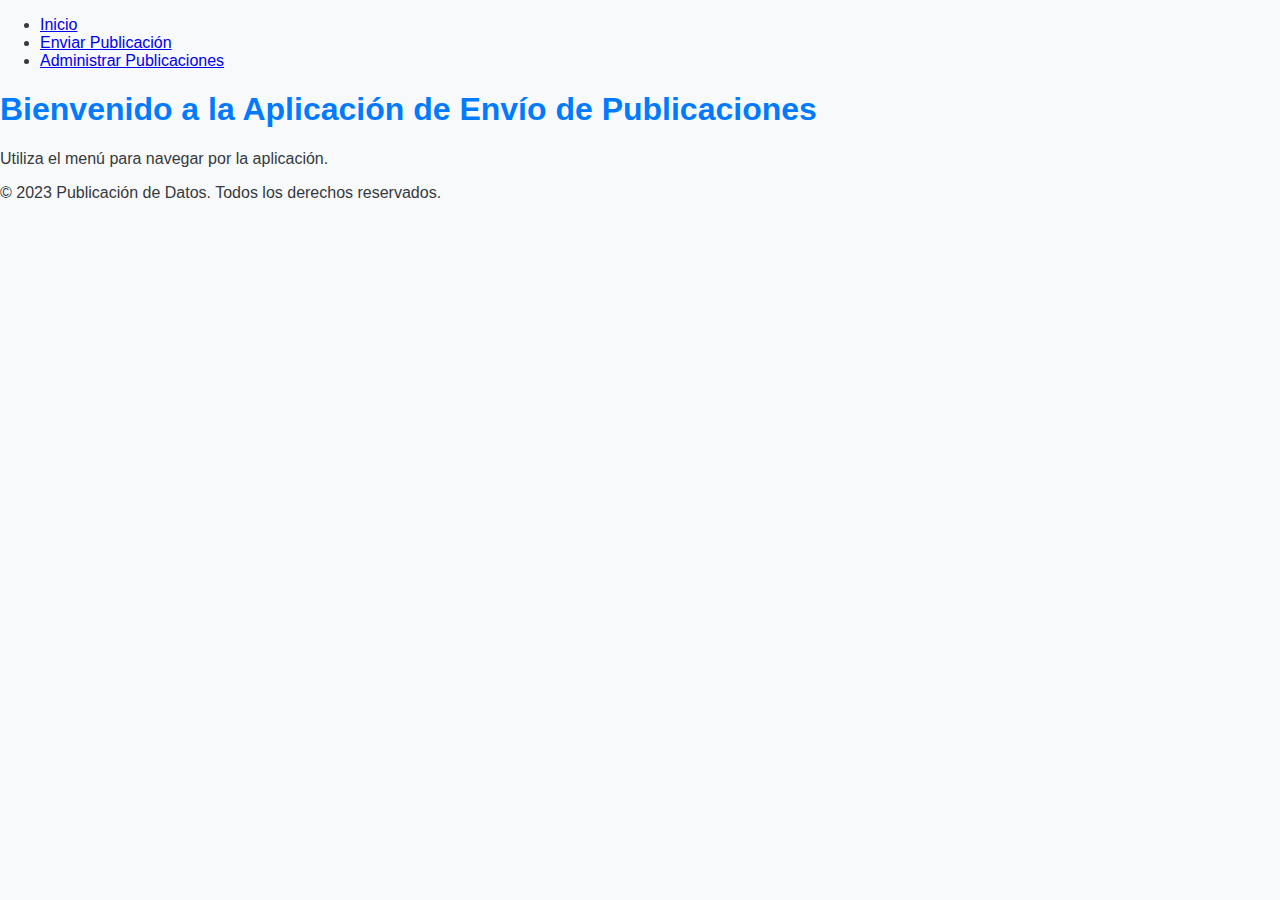
<file: publication-submission-app/src/index.html>
<!DOCTYPE html>
<html lang="es">
<head>
    <meta charset="UTF-8">
    <meta name="viewport" content="width=device-width, initial-scale=1.0">
    <title>Publicación de Datos</title>
    <link rel="stylesheet" href="css/styles.css">
    <script src="js/form-handler.js" defer></script>
    <script src="js/storage.js" defer></script>
    <script src="js/pdf-handler.js" defer></script>
    <script src="js/admin.js" defer></script>
</head>
<body>
    <header>
        <nav>
            <ul>
                <li><a href="index.html">Inicio</a></li>
                <li><a href="form.html">Enviar Publicación</a></li>
                <li><a href="admin.html">Administrar Publicaciones</a></li>
            </ul>
        </nav>
    </header>
    <main>
        <h1>Bienvenido a la Aplicación de Envío de Publicaciones</h1>
        <p>Utiliza el menú para navegar por la aplicación.</p>
    </main>
    <footer>
        <p>&copy; 2023 Publicación de Datos. Todos los derechos reservados.</p>
    </footer>
</body>
</html>
</file>
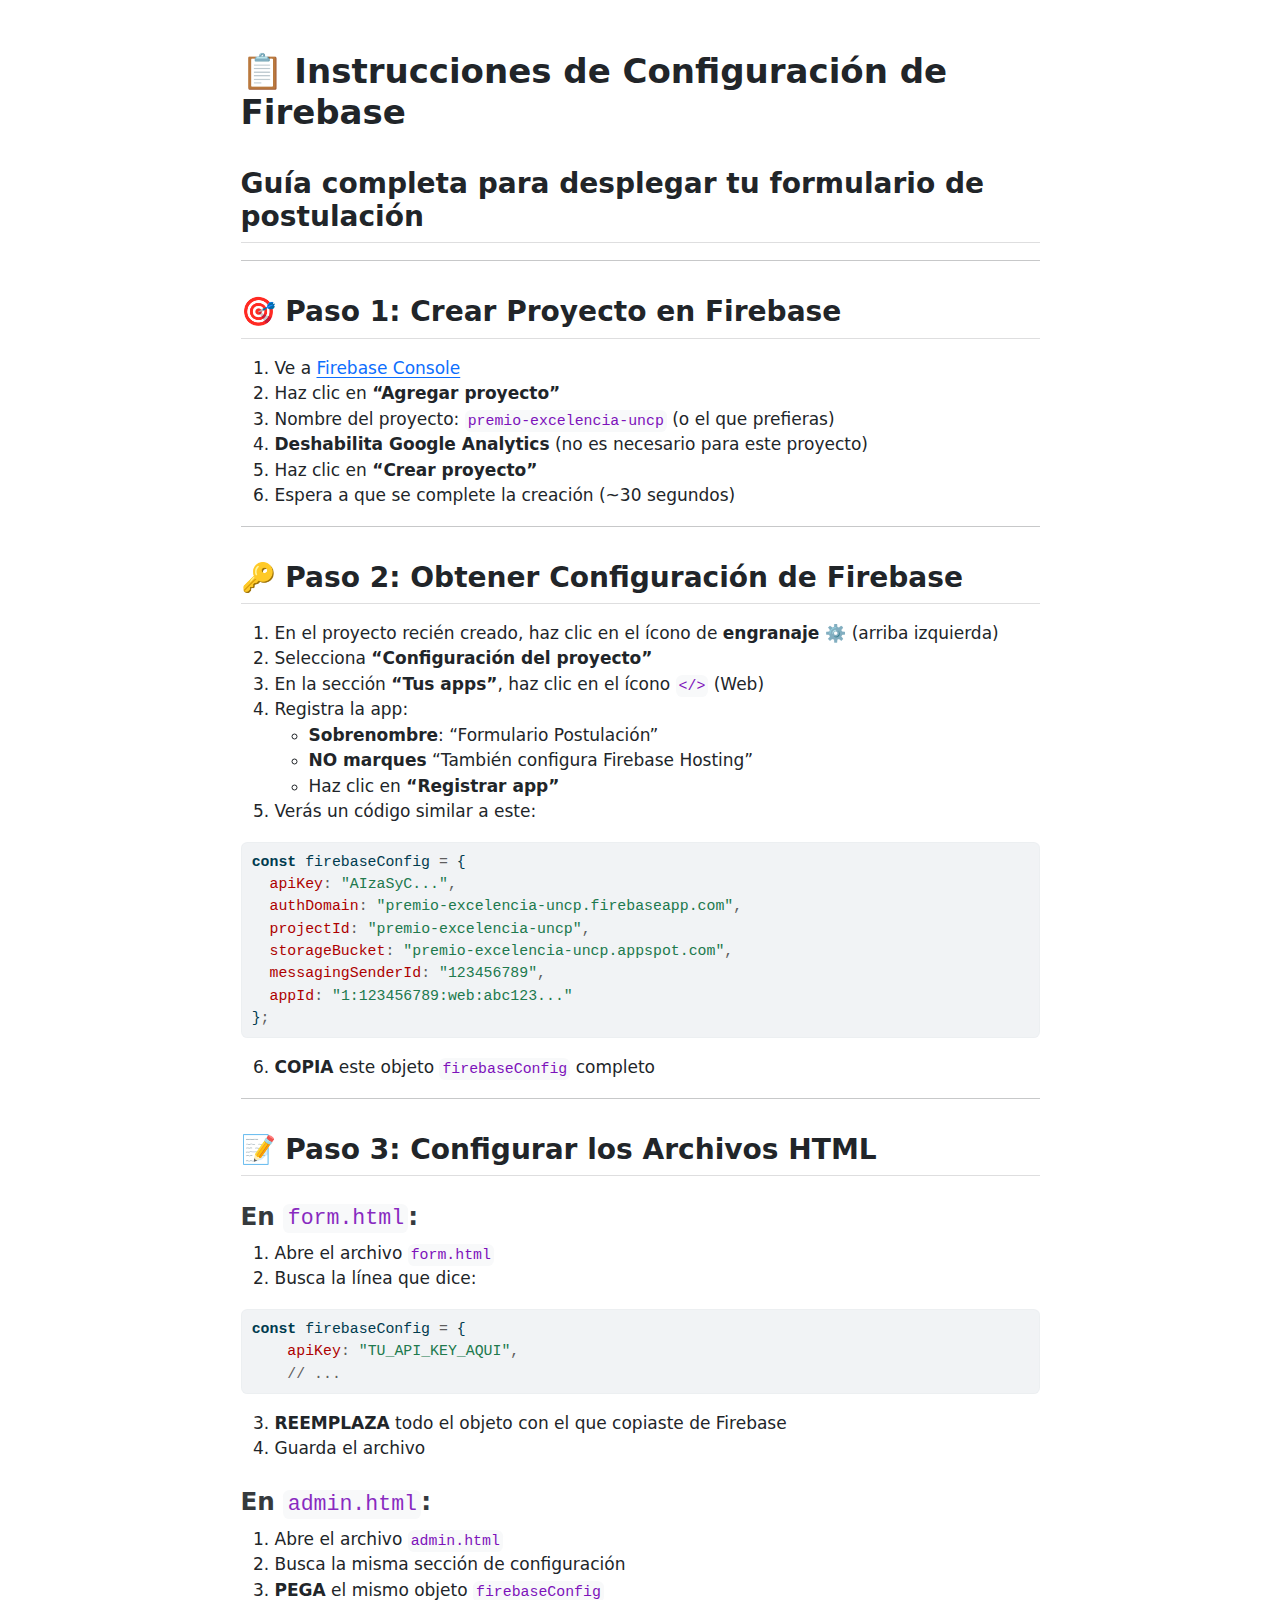
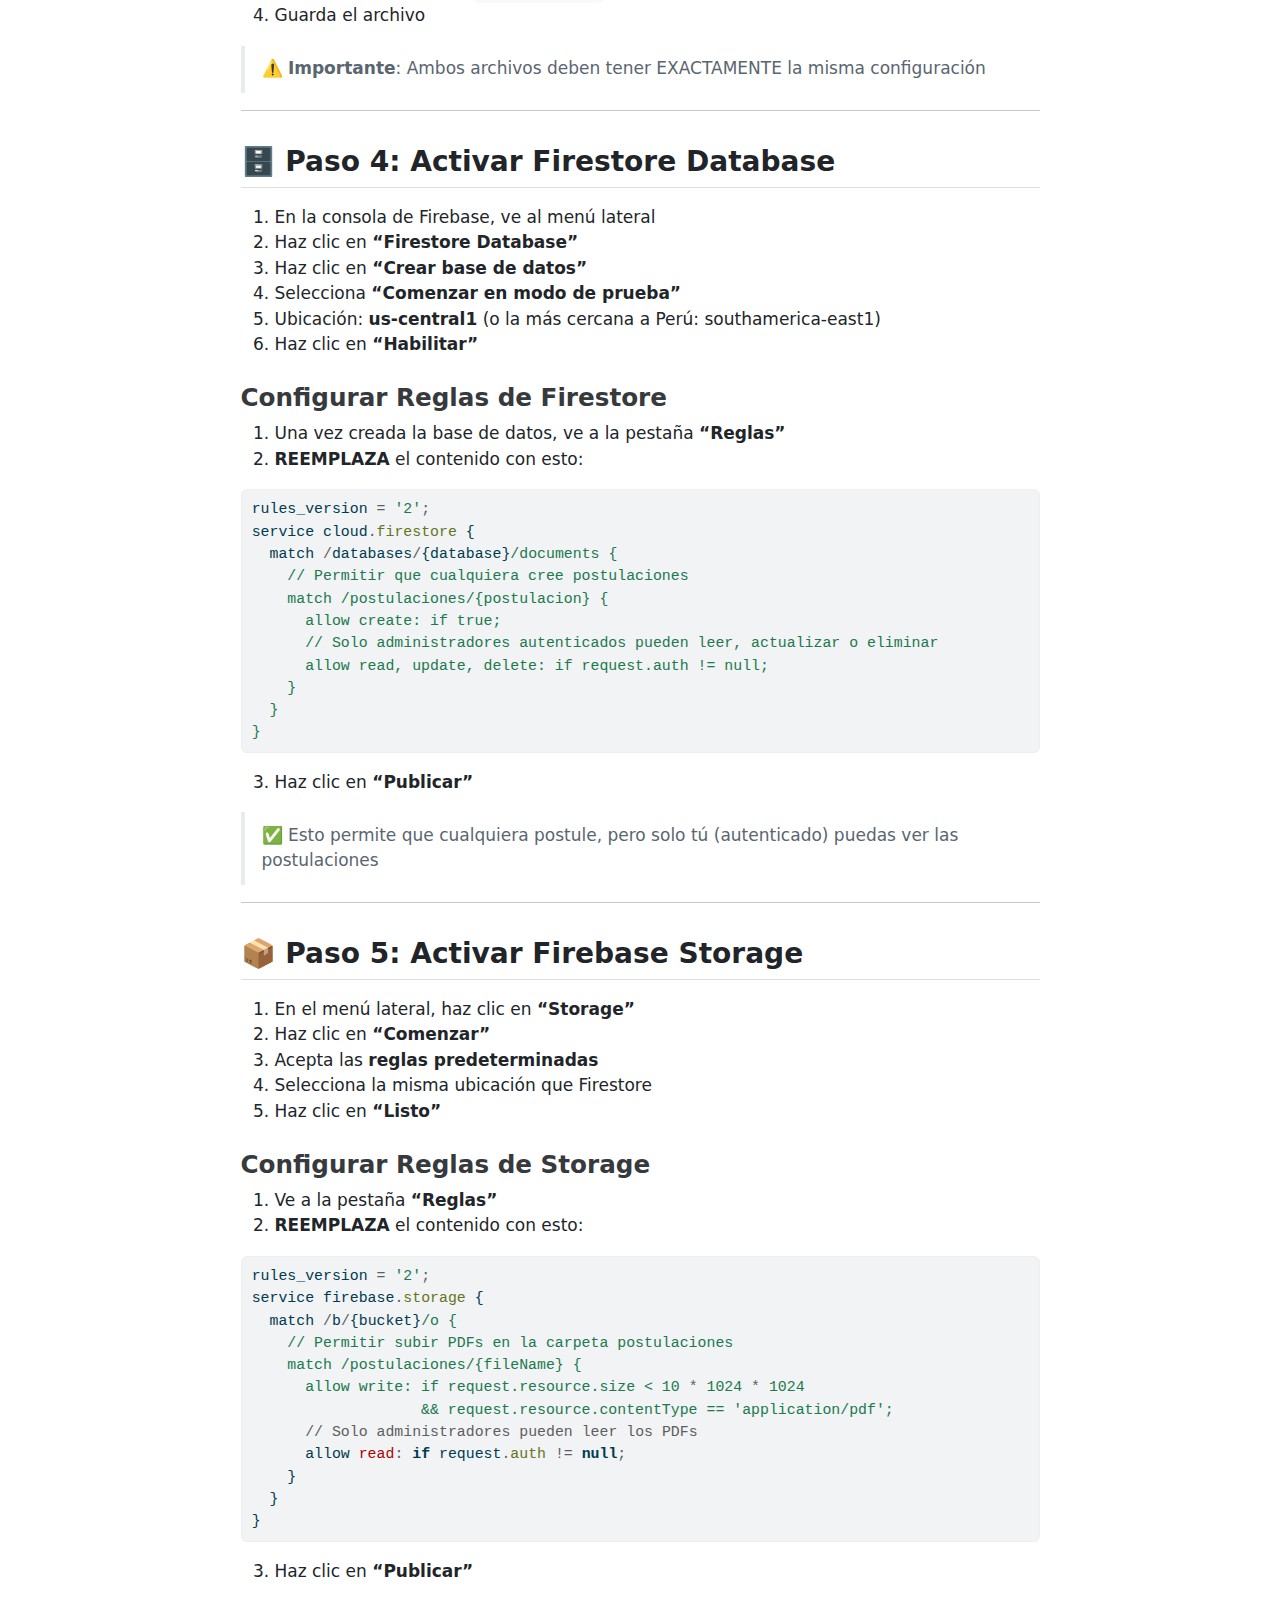
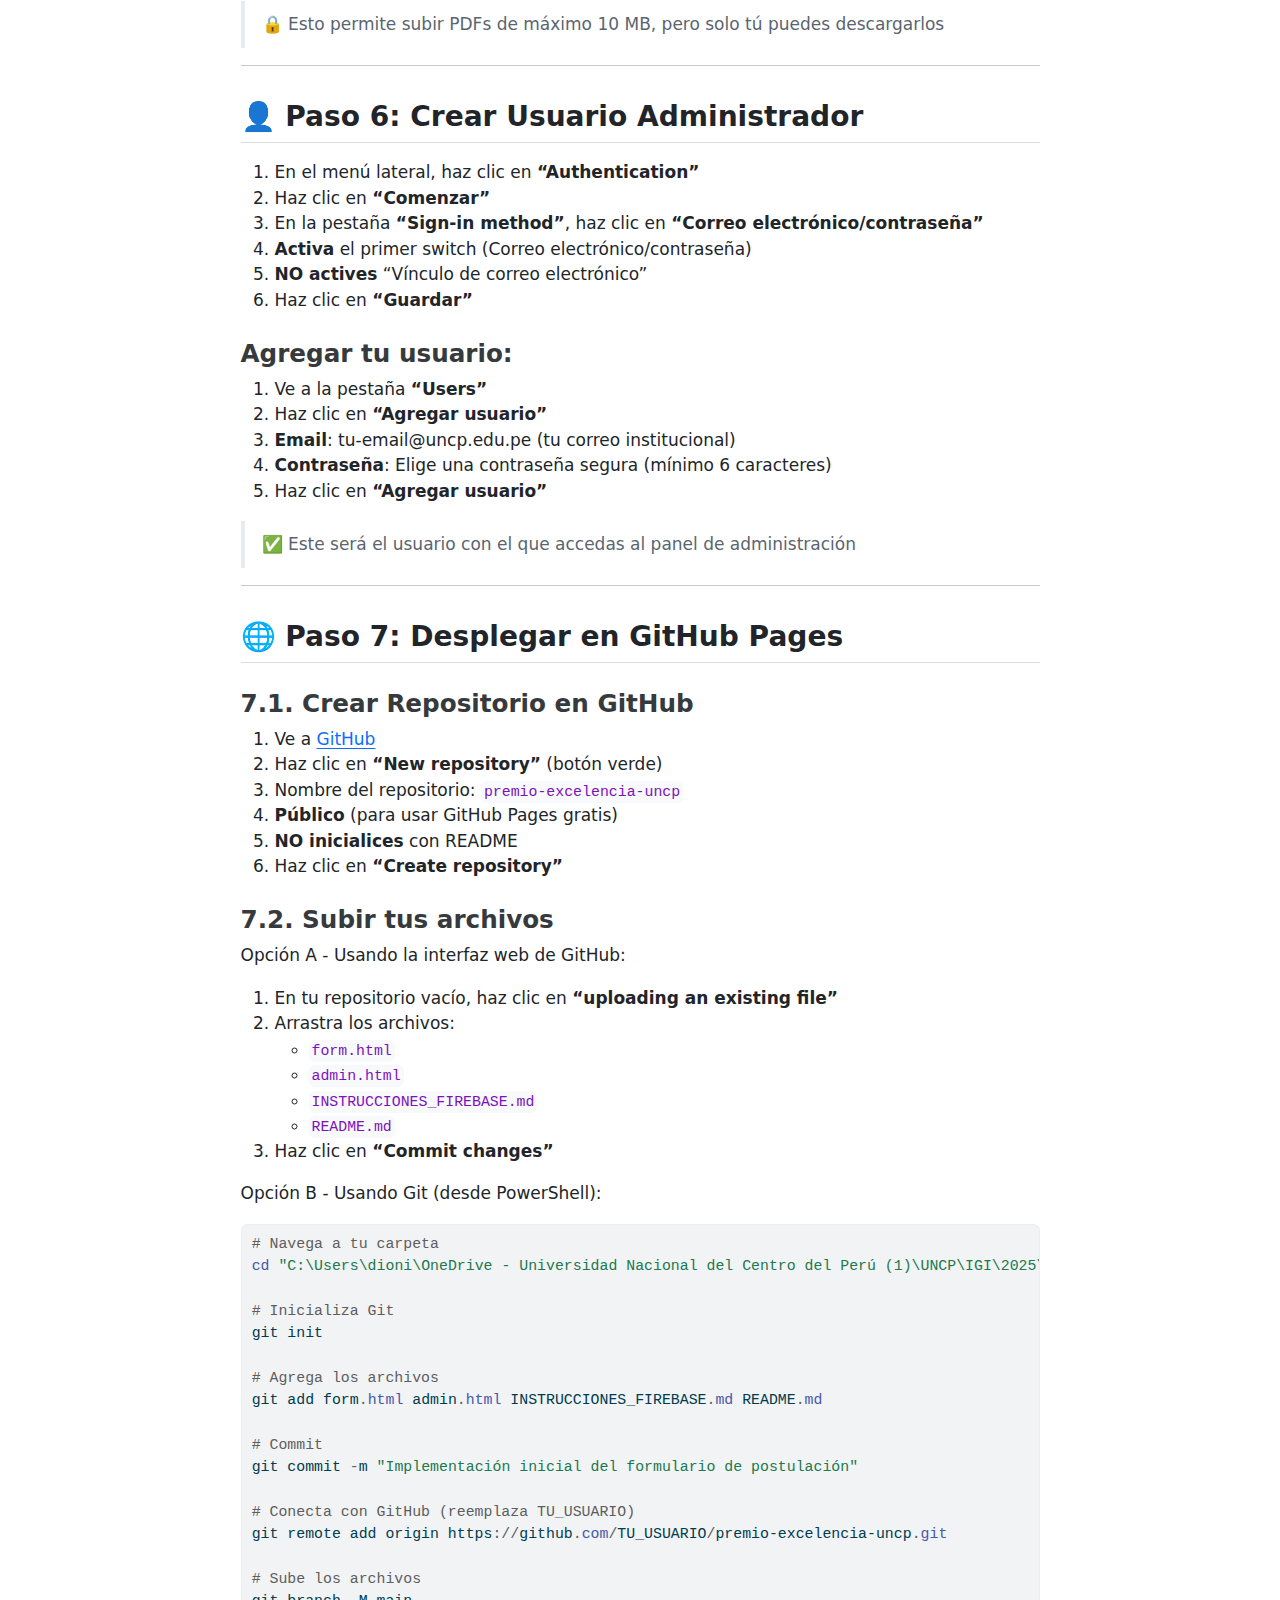
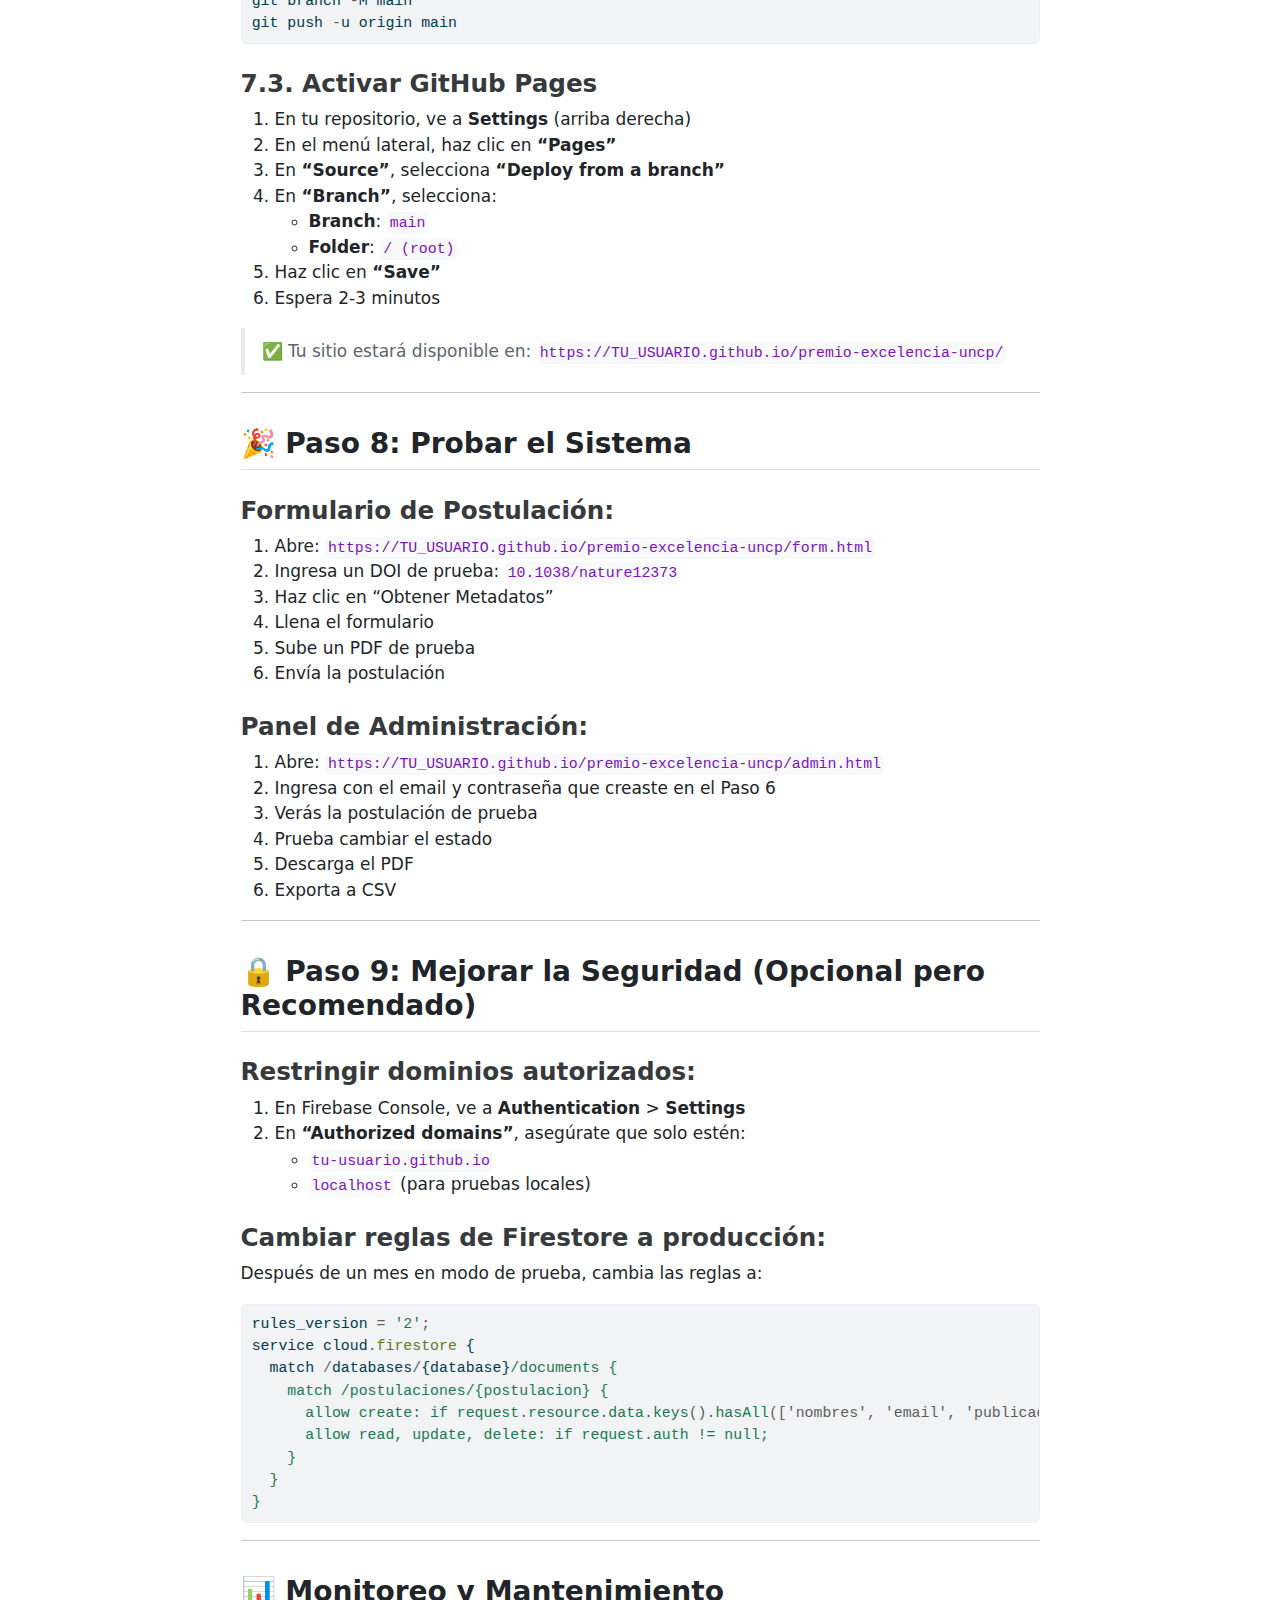
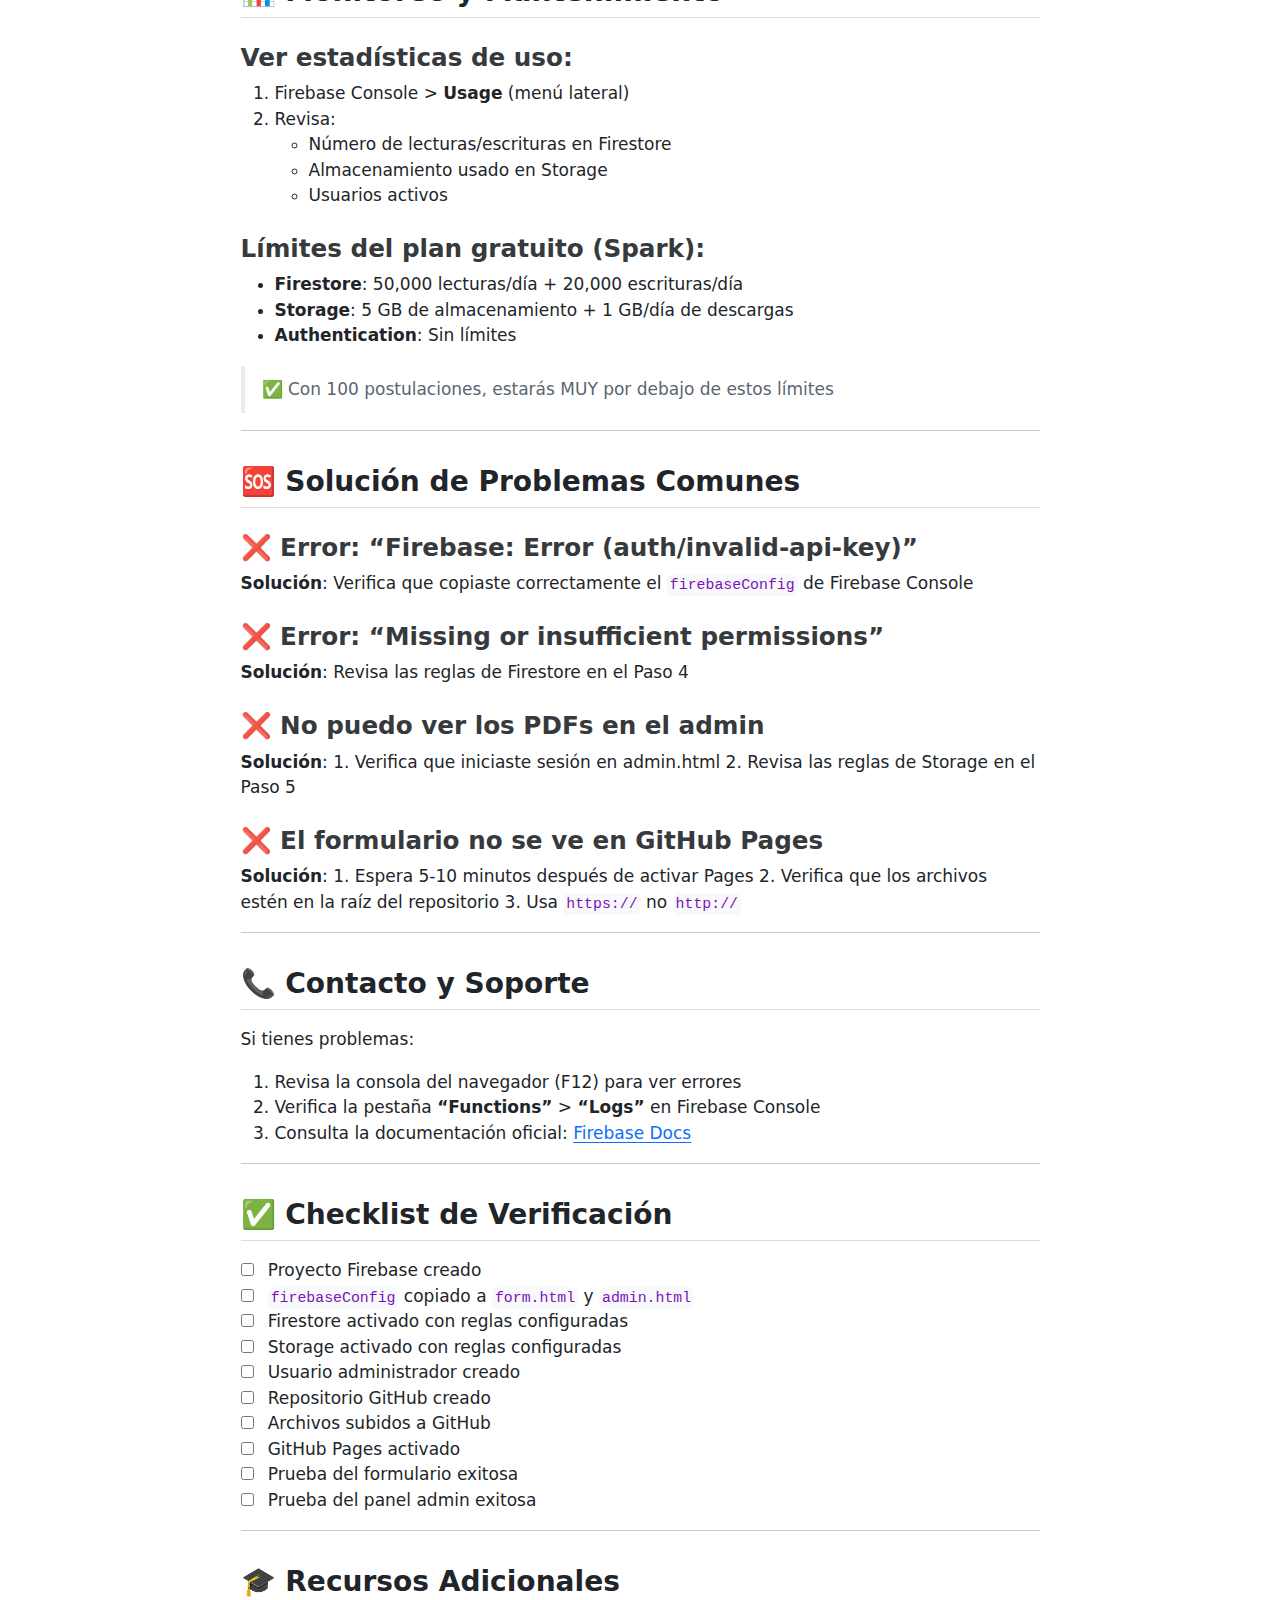
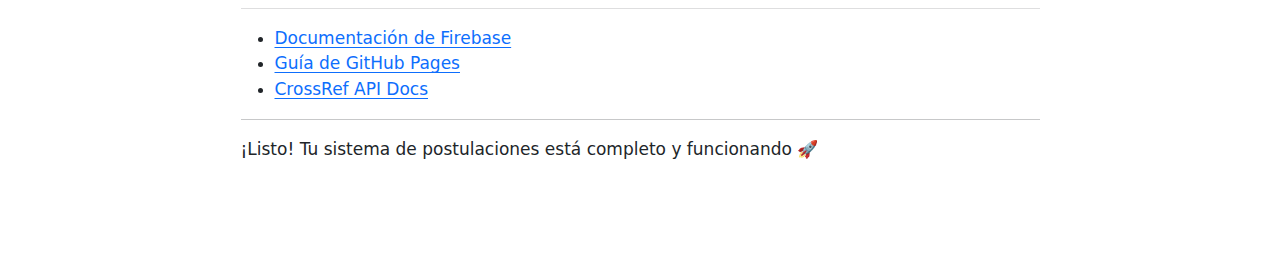
<file: INSTRUCCIONES_FIREBASE.html>
<!DOCTYPE html>
<html xmlns="http://www.w3.org/1999/xhtml" lang="en" xml:lang="en"><head>

<meta charset="utf-8">
<meta name="generator" content="quarto-1.7.32">

<meta name="viewport" content="width=device-width, initial-scale=1.0, user-scalable=yes">


<title>instrucciones_firebase</title>
<style>
code{white-space: pre-wrap;}
span.smallcaps{font-variant: small-caps;}
div.columns{display: flex; gap: min(4vw, 1.5em);}
div.column{flex: auto; overflow-x: auto;}
div.hanging-indent{margin-left: 1.5em; text-indent: -1.5em;}
ul.task-list{list-style: none;}
ul.task-list li input[type="checkbox"] {
  width: 0.8em;
  margin: 0 0.8em 0.2em -1em; /* quarto-specific, see https://github.com/quarto-dev/quarto-cli/issues/4556 */ 
  vertical-align: middle;
}
/* CSS for syntax highlighting */
html { -webkit-text-size-adjust: 100%; }
pre > code.sourceCode { white-space: pre; position: relative; }
pre > code.sourceCode > span { display: inline-block; line-height: 1.25; }
pre > code.sourceCode > span:empty { height: 1.2em; }
.sourceCode { overflow: visible; }
code.sourceCode > span { color: inherit; text-decoration: inherit; }
div.sourceCode { margin: 1em 0; }
pre.sourceCode { margin: 0; }
@media screen {
div.sourceCode { overflow: auto; }
}
@media print {
pre > code.sourceCode { white-space: pre-wrap; }
pre > code.sourceCode > span { text-indent: -5em; padding-left: 5em; }
}
pre.numberSource code
  { counter-reset: source-line 0; }
pre.numberSource code > span
  { position: relative; left: -4em; counter-increment: source-line; }
pre.numberSource code > span > a:first-child::before
  { content: counter(source-line);
    position: relative; left: -1em; text-align: right; vertical-align: baseline;
    border: none; display: inline-block;
    -webkit-touch-callout: none; -webkit-user-select: none;
    -khtml-user-select: none; -moz-user-select: none;
    -ms-user-select: none; user-select: none;
    padding: 0 4px; width: 4em;
  }
pre.numberSource { margin-left: 3em;  padding-left: 4px; }
div.sourceCode
  {   }
@media screen {
pre > code.sourceCode > span > a:first-child::before { text-decoration: underline; }
}
</style>


<script src="INSTRUCCIONES_FIREBASE_files/libs/clipboard/clipboard.min.js"></script>
<script src="INSTRUCCIONES_FIREBASE_files/libs/quarto-html/quarto.js" type="module"></script>
<script src="INSTRUCCIONES_FIREBASE_files/libs/quarto-html/tabsets/tabsets.js" type="module"></script>
<script src="INSTRUCCIONES_FIREBASE_files/libs/quarto-html/popper.min.js"></script>
<script src="INSTRUCCIONES_FIREBASE_files/libs/quarto-html/tippy.umd.min.js"></script>
<script src="INSTRUCCIONES_FIREBASE_files/libs/quarto-html/anchor.min.js"></script>
<link href="INSTRUCCIONES_FIREBASE_files/libs/quarto-html/tippy.css" rel="stylesheet">
<link href="INSTRUCCIONES_FIREBASE_files/libs/quarto-html/quarto-syntax-highlighting-37eea08aefeeee20ff55810ff984fec1.css" rel="stylesheet" id="quarto-text-highlighting-styles">
<script src="INSTRUCCIONES_FIREBASE_files/libs/bootstrap/bootstrap.min.js"></script>
<link href="INSTRUCCIONES_FIREBASE_files/libs/bootstrap/bootstrap-icons.css" rel="stylesheet">
<link href="INSTRUCCIONES_FIREBASE_files/libs/bootstrap/bootstrap-bb462d781dde1847d9e3ccf7736099dd.min.css" rel="stylesheet" append-hash="true" id="quarto-bootstrap" data-mode="light">


</head>

<body class="fullcontent quarto-light">

<div id="quarto-content" class="page-columns page-rows-contents page-layout-article">

<main class="content" id="quarto-document-content">




<section id="instrucciones-de-configuración-de-firebase" class="level1">
<h1>📋 Instrucciones de Configuración de Firebase</h1>
<section id="guía-completa-para-desplegar-tu-formulario-de-postulación" class="level2">
<h2 class="anchored" data-anchor-id="guía-completa-para-desplegar-tu-formulario-de-postulación">Guía completa para desplegar tu formulario de postulación</h2>
<hr>
</section>
<section id="paso-1-crear-proyecto-en-firebase" class="level2">
<h2 class="anchored" data-anchor-id="paso-1-crear-proyecto-en-firebase">🎯 Paso 1: Crear Proyecto en Firebase</h2>
<ol type="1">
<li>Ve a <a href="https://console.firebase.google.com/">Firebase Console</a></li>
<li>Haz clic en <strong>“Agregar proyecto”</strong></li>
<li>Nombre del proyecto: <code>premio-excelencia-uncp</code> (o el que prefieras)</li>
<li><strong>Deshabilita Google Analytics</strong> (no es necesario para este proyecto)</li>
<li>Haz clic en <strong>“Crear proyecto”</strong></li>
<li>Espera a que se complete la creación (~30 segundos)</li>
</ol>
<hr>
</section>
<section id="paso-2-obtener-configuración-de-firebase" class="level2">
<h2 class="anchored" data-anchor-id="paso-2-obtener-configuración-de-firebase">🔑 Paso 2: Obtener Configuración de Firebase</h2>
<ol type="1">
<li>En el proyecto recién creado, haz clic en el ícono de <strong>engranaje ⚙️</strong> (arriba izquierda)</li>
<li>Selecciona <strong>“Configuración del proyecto”</strong></li>
<li>En la sección <strong>“Tus apps”</strong>, haz clic en el ícono <strong><code>&lt;/&gt;</code></strong> (Web)</li>
<li>Registra la app:
<ul>
<li><strong>Sobrenombre</strong>: “Formulario Postulación”</li>
<li><strong>NO marques</strong> “También configura Firebase Hosting”</li>
<li>Haz clic en <strong>“Registrar app”</strong></li>
</ul></li>
<li>Verás un código similar a este:</li>
</ol>
<div class="sourceCode" id="cb1"><pre class="sourceCode javascript code-with-copy"><code class="sourceCode javascript"><span id="cb1-1"><a href="#cb1-1" aria-hidden="true" tabindex="-1"></a><span class="kw">const</span> firebaseConfig <span class="op">=</span> {</span>
<span id="cb1-2"><a href="#cb1-2" aria-hidden="true" tabindex="-1"></a>  <span class="dt">apiKey</span><span class="op">:</span> <span class="st">"AIzaSyC..."</span><span class="op">,</span></span>
<span id="cb1-3"><a href="#cb1-3" aria-hidden="true" tabindex="-1"></a>  <span class="dt">authDomain</span><span class="op">:</span> <span class="st">"premio-excelencia-uncp.firebaseapp.com"</span><span class="op">,</span></span>
<span id="cb1-4"><a href="#cb1-4" aria-hidden="true" tabindex="-1"></a>  <span class="dt">projectId</span><span class="op">:</span> <span class="st">"premio-excelencia-uncp"</span><span class="op">,</span></span>
<span id="cb1-5"><a href="#cb1-5" aria-hidden="true" tabindex="-1"></a>  <span class="dt">storageBucket</span><span class="op">:</span> <span class="st">"premio-excelencia-uncp.appspot.com"</span><span class="op">,</span></span>
<span id="cb1-6"><a href="#cb1-6" aria-hidden="true" tabindex="-1"></a>  <span class="dt">messagingSenderId</span><span class="op">:</span> <span class="st">"123456789"</span><span class="op">,</span></span>
<span id="cb1-7"><a href="#cb1-7" aria-hidden="true" tabindex="-1"></a>  <span class="dt">appId</span><span class="op">:</span> <span class="st">"1:123456789:web:abc123..."</span></span>
<span id="cb1-8"><a href="#cb1-8" aria-hidden="true" tabindex="-1"></a>}<span class="op">;</span></span></code><button title="Copy to Clipboard" class="code-copy-button"><i class="bi"></i></button></pre></div>
<ol start="6" type="1">
<li><strong>COPIA</strong> este objeto <code>firebaseConfig</code> completo</li>
</ol>
<hr>
</section>
<section id="paso-3-configurar-los-archivos-html" class="level2">
<h2 class="anchored" data-anchor-id="paso-3-configurar-los-archivos-html">📝 Paso 3: Configurar los Archivos HTML</h2>
<section id="en-form.html" class="level3">
<h3 class="anchored" data-anchor-id="en-form.html">En <code>form.html</code>:</h3>
<ol type="1">
<li>Abre el archivo <code>form.html</code></li>
<li>Busca la línea que dice:</li>
</ol>
<div class="sourceCode" id="cb2"><pre class="sourceCode javascript code-with-copy"><code class="sourceCode javascript"><span id="cb2-1"><a href="#cb2-1" aria-hidden="true" tabindex="-1"></a><span class="kw">const</span> firebaseConfig <span class="op">=</span> {</span>
<span id="cb2-2"><a href="#cb2-2" aria-hidden="true" tabindex="-1"></a>    <span class="dt">apiKey</span><span class="op">:</span> <span class="st">"TU_API_KEY_AQUI"</span><span class="op">,</span></span>
<span id="cb2-3"><a href="#cb2-3" aria-hidden="true" tabindex="-1"></a>    <span class="co">// ...</span></span></code><button title="Copy to Clipboard" class="code-copy-button"><i class="bi"></i></button></pre></div>
<ol start="3" type="1">
<li><strong>REEMPLAZA</strong> todo el objeto con el que copiaste de Firebase</li>
<li>Guarda el archivo</li>
</ol>
</section>
<section id="en-admin.html" class="level3">
<h3 class="anchored" data-anchor-id="en-admin.html">En <code>admin.html</code>:</h3>
<ol type="1">
<li>Abre el archivo <code>admin.html</code></li>
<li>Busca la misma sección de configuración</li>
<li><strong>PEGA</strong> el mismo objeto <code>firebaseConfig</code></li>
<li>Guarda el archivo</li>
</ol>
<blockquote class="blockquote">
<p>⚠️ <strong>Importante</strong>: Ambos archivos deben tener EXACTAMENTE la misma configuración</p>
</blockquote>
<hr>
</section>
</section>
<section id="paso-4-activar-firestore-database" class="level2">
<h2 class="anchored" data-anchor-id="paso-4-activar-firestore-database">🗄️ Paso 4: Activar Firestore Database</h2>
<ol type="1">
<li>En la consola de Firebase, ve al menú lateral</li>
<li>Haz clic en <strong>“Firestore Database”</strong></li>
<li>Haz clic en <strong>“Crear base de datos”</strong></li>
<li>Selecciona <strong>“Comenzar en modo de prueba”</strong></li>
<li>Ubicación: <strong>us-central1</strong> (o la más cercana a Perú: southamerica-east1)</li>
<li>Haz clic en <strong>“Habilitar”</strong></li>
</ol>
<section id="configurar-reglas-de-firestore" class="level3">
<h3 class="anchored" data-anchor-id="configurar-reglas-de-firestore">Configurar Reglas de Firestore</h3>
<ol type="1">
<li>Una vez creada la base de datos, ve a la pestaña <strong>“Reglas”</strong></li>
<li><strong>REEMPLAZA</strong> el contenido con esto:</li>
</ol>
<div class="sourceCode" id="cb3"><pre class="sourceCode javascript code-with-copy"><code class="sourceCode javascript"><span id="cb3-1"><a href="#cb3-1" aria-hidden="true" tabindex="-1"></a>rules_version <span class="op">=</span> <span class="st">'2'</span><span class="op">;</span></span>
<span id="cb3-2"><a href="#cb3-2" aria-hidden="true" tabindex="-1"></a>service cloud<span class="op">.</span><span class="at">firestore</span> {</span>
<span id="cb3-3"><a href="#cb3-3" aria-hidden="true" tabindex="-1"></a>  match <span class="op">/</span>databases<span class="op">/</span>{database}<span class="ss">/documents {</span></span>
<span id="cb3-4"><a href="#cb3-4" aria-hidden="true" tabindex="-1"></a><span class="ss">    // Permitir que cualquiera cree postulaciones</span></span>
<span id="cb3-5"><a href="#cb3-5" aria-hidden="true" tabindex="-1"></a><span class="ss">    match /postulaciones/{postulacion} {</span></span>
<span id="cb3-6"><a href="#cb3-6" aria-hidden="true" tabindex="-1"></a><span class="ss">      allow create: if true;</span></span>
<span id="cb3-7"><a href="#cb3-7" aria-hidden="true" tabindex="-1"></a><span class="ss">      // Solo administradores autenticados pueden leer, actualizar o eliminar</span></span>
<span id="cb3-8"><a href="#cb3-8" aria-hidden="true" tabindex="-1"></a><span class="ss">      allow read, update, delete: if request.auth != null;</span></span>
<span id="cb3-9"><a href="#cb3-9" aria-hidden="true" tabindex="-1"></a><span class="ss">    }</span></span>
<span id="cb3-10"><a href="#cb3-10" aria-hidden="true" tabindex="-1"></a><span class="ss">  }</span></span>
<span id="cb3-11"><a href="#cb3-11" aria-hidden="true" tabindex="-1"></a><span class="ss">}</span></span></code><button title="Copy to Clipboard" class="code-copy-button"><i class="bi"></i></button></pre></div>
<ol start="3" type="1">
<li>Haz clic en <strong>“Publicar”</strong></li>
</ol>
<blockquote class="blockquote">
<p>✅ Esto permite que cualquiera postule, pero solo tú (autenticado) puedas ver las postulaciones</p>
</blockquote>
<hr>
</section>
</section>
<section id="paso-5-activar-firebase-storage" class="level2">
<h2 class="anchored" data-anchor-id="paso-5-activar-firebase-storage">📦 Paso 5: Activar Firebase Storage</h2>
<ol type="1">
<li>En el menú lateral, haz clic en <strong>“Storage”</strong></li>
<li>Haz clic en <strong>“Comenzar”</strong></li>
<li>Acepta las <strong>reglas predeterminadas</strong></li>
<li>Selecciona la misma ubicación que Firestore</li>
<li>Haz clic en <strong>“Listo”</strong></li>
</ol>
<section id="configurar-reglas-de-storage" class="level3">
<h3 class="anchored" data-anchor-id="configurar-reglas-de-storage">Configurar Reglas de Storage</h3>
<ol type="1">
<li>Ve a la pestaña <strong>“Reglas”</strong></li>
<li><strong>REEMPLAZA</strong> el contenido con esto:</li>
</ol>
<div class="sourceCode" id="cb4"><pre class="sourceCode javascript code-with-copy"><code class="sourceCode javascript"><span id="cb4-1"><a href="#cb4-1" aria-hidden="true" tabindex="-1"></a>rules_version <span class="op">=</span> <span class="st">'2'</span><span class="op">;</span></span>
<span id="cb4-2"><a href="#cb4-2" aria-hidden="true" tabindex="-1"></a>service firebase<span class="op">.</span><span class="at">storage</span> {</span>
<span id="cb4-3"><a href="#cb4-3" aria-hidden="true" tabindex="-1"></a>  match <span class="op">/</span>b<span class="op">/</span>{bucket}<span class="ss">/o {</span></span>
<span id="cb4-4"><a href="#cb4-4" aria-hidden="true" tabindex="-1"></a><span class="ss">    // Permitir subir PDFs en la carpeta postulaciones</span></span>
<span id="cb4-5"><a href="#cb4-5" aria-hidden="true" tabindex="-1"></a><span class="ss">    match /postulaciones/{fileName} {</span></span>
<span id="cb4-6"><a href="#cb4-6" aria-hidden="true" tabindex="-1"></a><span class="ss">      allow write: if request.resource.size &lt; 10 </span><span class="sc">*</span><span class="ss"> 1024 </span><span class="sc">*</span><span class="ss"> 1024 </span></span>
<span id="cb4-7"><a href="#cb4-7" aria-hidden="true" tabindex="-1"></a><span class="ss">                   &amp;&amp; request.resource.contentType == 'application/pdf</span><span class="st">';</span></span>
<span id="cb4-8"><a href="#cb4-8" aria-hidden="true" tabindex="-1"></a>      <span class="co">// Solo administradores pueden leer los PDFs</span></span>
<span id="cb4-9"><a href="#cb4-9" aria-hidden="true" tabindex="-1"></a>      allow <span class="dt">read</span><span class="op">:</span> <span class="cf">if</span> request<span class="op">.</span><span class="at">auth</span> <span class="op">!=</span> <span class="kw">null</span><span class="op">;</span></span>
<span id="cb4-10"><a href="#cb4-10" aria-hidden="true" tabindex="-1"></a>    }</span>
<span id="cb4-11"><a href="#cb4-11" aria-hidden="true" tabindex="-1"></a>  }</span>
<span id="cb4-12"><a href="#cb4-12" aria-hidden="true" tabindex="-1"></a>}</span></code><button title="Copy to Clipboard" class="code-copy-button"><i class="bi"></i></button></pre></div>
<ol start="3" type="1">
<li>Haz clic en <strong>“Publicar”</strong></li>
</ol>
<blockquote class="blockquote">
<p>🔒 Esto permite subir PDFs de máximo 10 MB, pero solo tú puedes descargarlos</p>
</blockquote>
<hr>
</section>
</section>
<section id="paso-6-crear-usuario-administrador" class="level2">
<h2 class="anchored" data-anchor-id="paso-6-crear-usuario-administrador">👤 Paso 6: Crear Usuario Administrador</h2>
<ol type="1">
<li>En el menú lateral, haz clic en <strong>“Authentication”</strong></li>
<li>Haz clic en <strong>“Comenzar”</strong></li>
<li>En la pestaña <strong>“Sign-in method”</strong>, haz clic en <strong>“Correo electrónico/contraseña”</strong></li>
<li><strong>Activa</strong> el primer switch (Correo electrónico/contraseña)</li>
<li><strong>NO actives</strong> “Vínculo de correo electrónico”</li>
<li>Haz clic en <strong>“Guardar”</strong></li>
</ol>
<section id="agregar-tu-usuario" class="level3">
<h3 class="anchored" data-anchor-id="agregar-tu-usuario">Agregar tu usuario:</h3>
<ol type="1">
<li>Ve a la pestaña <strong>“Users”</strong></li>
<li>Haz clic en <strong>“Agregar usuario”</strong></li>
<li><strong>Email</strong>: tu-email@uncp.edu.pe (tu correo institucional)</li>
<li><strong>Contraseña</strong>: Elige una contraseña segura (mínimo 6 caracteres)</li>
<li>Haz clic en <strong>“Agregar usuario”</strong></li>
</ol>
<blockquote class="blockquote">
<p>✅ Este será el usuario con el que accedas al panel de administración</p>
</blockquote>
<hr>
</section>
</section>
<section id="paso-7-desplegar-en-github-pages" class="level2">
<h2 class="anchored" data-anchor-id="paso-7-desplegar-en-github-pages">🌐 Paso 7: Desplegar en GitHub Pages</h2>
<section id="crear-repositorio-en-github" class="level3">
<h3 class="anchored" data-anchor-id="crear-repositorio-en-github">7.1. Crear Repositorio en GitHub</h3>
<ol type="1">
<li>Ve a <a href="https://github.com/">GitHub</a></li>
<li>Haz clic en <strong>“New repository”</strong> (botón verde)</li>
<li>Nombre del repositorio: <code>premio-excelencia-uncp</code></li>
<li><strong>Público</strong> (para usar GitHub Pages gratis)</li>
<li><strong>NO inicialices</strong> con README</li>
<li>Haz clic en <strong>“Create repository”</strong></li>
</ol>
</section>
<section id="subir-tus-archivos" class="level3">
<h3 class="anchored" data-anchor-id="subir-tus-archivos">7.2. Subir tus archivos</h3>
<p>Opción A - Usando la interfaz web de GitHub:</p>
<ol type="1">
<li>En tu repositorio vacío, haz clic en <strong>“uploading an existing file”</strong></li>
<li>Arrastra los archivos:
<ul>
<li><code>form.html</code></li>
<li><code>admin.html</code></li>
<li><code>INSTRUCCIONES_FIREBASE.md</code></li>
<li><code>README.md</code></li>
</ul></li>
<li>Haz clic en <strong>“Commit changes”</strong></li>
</ol>
<p>Opción B - Usando Git (desde PowerShell):</p>
<div class="sourceCode" id="cb5"><pre class="sourceCode powershell code-with-copy"><code class="sourceCode powershell"><span id="cb5-1"><a href="#cb5-1" aria-hidden="true" tabindex="-1"></a><span class="co"># Navega a tu carpeta</span></span>
<span id="cb5-2"><a href="#cb5-2" aria-hidden="true" tabindex="-1"></a><span class="fu">cd</span> <span class="st">"C:\Users\dioni\OneDrive - Universidad Nacional del Centro del Perú (1)\UNCP\IGI\2025\semCient2025\prmioExcelncia\forms"</span></span>
<span id="cb5-3"><a href="#cb5-3" aria-hidden="true" tabindex="-1"></a></span>
<span id="cb5-4"><a href="#cb5-4" aria-hidden="true" tabindex="-1"></a><span class="co"># Inicializa Git</span></span>
<span id="cb5-5"><a href="#cb5-5" aria-hidden="true" tabindex="-1"></a>git init</span>
<span id="cb5-6"><a href="#cb5-6" aria-hidden="true" tabindex="-1"></a></span>
<span id="cb5-7"><a href="#cb5-7" aria-hidden="true" tabindex="-1"></a><span class="co"># Agrega los archivos</span></span>
<span id="cb5-8"><a href="#cb5-8" aria-hidden="true" tabindex="-1"></a>git add form<span class="op">.</span><span class="fu">html</span> admin<span class="op">.</span><span class="fu">html</span> INSTRUCCIONES_FIREBASE<span class="op">.</span><span class="fu">md</span> README<span class="op">.</span><span class="fu">md</span></span>
<span id="cb5-9"><a href="#cb5-9" aria-hidden="true" tabindex="-1"></a></span>
<span id="cb5-10"><a href="#cb5-10" aria-hidden="true" tabindex="-1"></a><span class="co"># Commit</span></span>
<span id="cb5-11"><a href="#cb5-11" aria-hidden="true" tabindex="-1"></a>git commit <span class="op">-</span>m <span class="st">"Implementación inicial del formulario de postulación"</span></span>
<span id="cb5-12"><a href="#cb5-12" aria-hidden="true" tabindex="-1"></a></span>
<span id="cb5-13"><a href="#cb5-13" aria-hidden="true" tabindex="-1"></a><span class="co"># Conecta con GitHub (reemplaza TU_USUARIO)</span></span>
<span id="cb5-14"><a href="#cb5-14" aria-hidden="true" tabindex="-1"></a>git remote add origin https<span class="op">://</span>github<span class="op">.</span><span class="fu">com</span><span class="op">/</span>TU_USUARIO<span class="op">/</span>premio-excelencia-uncp<span class="op">.</span><span class="fu">git</span></span>
<span id="cb5-15"><a href="#cb5-15" aria-hidden="true" tabindex="-1"></a></span>
<span id="cb5-16"><a href="#cb5-16" aria-hidden="true" tabindex="-1"></a><span class="co"># Sube los archivos</span></span>
<span id="cb5-17"><a href="#cb5-17" aria-hidden="true" tabindex="-1"></a>git branch <span class="op">-</span>M main</span>
<span id="cb5-18"><a href="#cb5-18" aria-hidden="true" tabindex="-1"></a>git push <span class="op">-</span>u origin main</span></code><button title="Copy to Clipboard" class="code-copy-button"><i class="bi"></i></button></pre></div>
</section>
<section id="activar-github-pages" class="level3">
<h3 class="anchored" data-anchor-id="activar-github-pages">7.3. Activar GitHub Pages</h3>
<ol type="1">
<li>En tu repositorio, ve a <strong>Settings</strong> (arriba derecha)</li>
<li>En el menú lateral, haz clic en <strong>“Pages”</strong></li>
<li>En <strong>“Source”</strong>, selecciona <strong>“Deploy from a branch”</strong></li>
<li>En <strong>“Branch”</strong>, selecciona:
<ul>
<li><strong>Branch</strong>: <code>main</code></li>
<li><strong>Folder</strong>: <code>/ (root)</code></li>
</ul></li>
<li>Haz clic en <strong>“Save”</strong></li>
<li>Espera 2-3 minutos</li>
</ol>
<blockquote class="blockquote">
<p>✅ Tu sitio estará disponible en: <code>https://TU_USUARIO.github.io/premio-excelencia-uncp/</code></p>
</blockquote>
<hr>
</section>
</section>
<section id="paso-8-probar-el-sistema" class="level2">
<h2 class="anchored" data-anchor-id="paso-8-probar-el-sistema">🎉 Paso 8: Probar el Sistema</h2>
<section id="formulario-de-postulación" class="level3">
<h3 class="anchored" data-anchor-id="formulario-de-postulación">Formulario de Postulación:</h3>
<ol type="1">
<li>Abre: <code>https://TU_USUARIO.github.io/premio-excelencia-uncp/form.html</code></li>
<li>Ingresa un DOI de prueba: <code>10.1038/nature12373</code></li>
<li>Haz clic en “Obtener Metadatos”</li>
<li>Llena el formulario</li>
<li>Sube un PDF de prueba</li>
<li>Envía la postulación</li>
</ol>
</section>
<section id="panel-de-administración" class="level3">
<h3 class="anchored" data-anchor-id="panel-de-administración">Panel de Administración:</h3>
<ol type="1">
<li>Abre: <code>https://TU_USUARIO.github.io/premio-excelencia-uncp/admin.html</code></li>
<li>Ingresa con el email y contraseña que creaste en el Paso 6</li>
<li>Verás la postulación de prueba</li>
<li>Prueba cambiar el estado</li>
<li>Descarga el PDF</li>
<li>Exporta a CSV</li>
</ol>
<hr>
</section>
</section>
<section id="paso-9-mejorar-la-seguridad-opcional-pero-recomendado" class="level2">
<h2 class="anchored" data-anchor-id="paso-9-mejorar-la-seguridad-opcional-pero-recomendado">🔒 Paso 9: Mejorar la Seguridad (Opcional pero Recomendado)</h2>
<section id="restringir-dominios-autorizados" class="level3">
<h3 class="anchored" data-anchor-id="restringir-dominios-autorizados">Restringir dominios autorizados:</h3>
<ol type="1">
<li>En Firebase Console, ve a <strong>Authentication</strong> &gt; <strong>Settings</strong></li>
<li>En <strong>“Authorized domains”</strong>, asegúrate que solo estén:
<ul>
<li><code>tu-usuario.github.io</code></li>
<li><code>localhost</code> (para pruebas locales)</li>
</ul></li>
</ol>
</section>
<section id="cambiar-reglas-de-firestore-a-producción" class="level3">
<h3 class="anchored" data-anchor-id="cambiar-reglas-de-firestore-a-producción">Cambiar reglas de Firestore a producción:</h3>
<p>Después de un mes en modo de prueba, cambia las reglas a:</p>
<div class="sourceCode" id="cb6"><pre class="sourceCode javascript code-with-copy"><code class="sourceCode javascript"><span id="cb6-1"><a href="#cb6-1" aria-hidden="true" tabindex="-1"></a>rules_version <span class="op">=</span> <span class="st">'2'</span><span class="op">;</span></span>
<span id="cb6-2"><a href="#cb6-2" aria-hidden="true" tabindex="-1"></a>service cloud<span class="op">.</span><span class="at">firestore</span> {</span>
<span id="cb6-3"><a href="#cb6-3" aria-hidden="true" tabindex="-1"></a>  match <span class="op">/</span>databases<span class="op">/</span>{database}<span class="ss">/documents {</span></span>
<span id="cb6-4"><a href="#cb6-4" aria-hidden="true" tabindex="-1"></a><span class="ss">    match /postulaciones/{postulacion} {</span></span>
<span id="cb6-5"><a href="#cb6-5" aria-hidden="true" tabindex="-1"></a><span class="ss">      allow create: if request.resource.data.keys</span><span class="sc">()</span><span class="ss">.hasAll</span><span class="sc">(['nombres', 'email', 'publicacion'])</span><span class="ss">;</span></span>
<span id="cb6-6"><a href="#cb6-6" aria-hidden="true" tabindex="-1"></a><span class="ss">      allow read, update, delete: if request.auth != null;</span></span>
<span id="cb6-7"><a href="#cb6-7" aria-hidden="true" tabindex="-1"></a><span class="ss">    }</span></span>
<span id="cb6-8"><a href="#cb6-8" aria-hidden="true" tabindex="-1"></a><span class="ss">  }</span></span>
<span id="cb6-9"><a href="#cb6-9" aria-hidden="true" tabindex="-1"></a><span class="ss">}</span></span></code><button title="Copy to Clipboard" class="code-copy-button"><i class="bi"></i></button></pre></div>
<hr>
</section>
</section>
<section id="monitoreo-y-mantenimiento" class="level2">
<h2 class="anchored" data-anchor-id="monitoreo-y-mantenimiento">📊 Monitoreo y Mantenimiento</h2>
<section id="ver-estadísticas-de-uso" class="level3">
<h3 class="anchored" data-anchor-id="ver-estadísticas-de-uso">Ver estadísticas de uso:</h3>
<ol type="1">
<li>Firebase Console &gt; <strong>Usage</strong> (menú lateral)</li>
<li>Revisa:
<ul>
<li>Número de lecturas/escrituras en Firestore</li>
<li>Almacenamiento usado en Storage</li>
<li>Usuarios activos</li>
</ul></li>
</ol>
</section>
<section id="límites-del-plan-gratuito-spark" class="level3">
<h3 class="anchored" data-anchor-id="límites-del-plan-gratuito-spark">Límites del plan gratuito (Spark):</h3>
<ul>
<li><strong>Firestore</strong>: 50,000 lecturas/día + 20,000 escrituras/día</li>
<li><strong>Storage</strong>: 5 GB de almacenamiento + 1 GB/día de descargas</li>
<li><strong>Authentication</strong>: Sin límites</li>
</ul>
<blockquote class="blockquote">
<p>✅ Con 100 postulaciones, estarás MUY por debajo de estos límites</p>
</blockquote>
<hr>
</section>
</section>
<section id="solución-de-problemas-comunes" class="level2">
<h2 class="anchored" data-anchor-id="solución-de-problemas-comunes">🆘 Solución de Problemas Comunes</h2>
<section id="error-firebase-error-authinvalid-api-key" class="level3">
<h3 class="anchored" data-anchor-id="error-firebase-error-authinvalid-api-key">❌ Error: “Firebase: Error (auth/invalid-api-key)”</h3>
<p><strong>Solución</strong>: Verifica que copiaste correctamente el <code>firebaseConfig</code> de Firebase Console</p>
</section>
<section id="error-missing-or-insufficient-permissions" class="level3">
<h3 class="anchored" data-anchor-id="error-missing-or-insufficient-permissions">❌ Error: “Missing or insufficient permissions”</h3>
<p><strong>Solución</strong>: Revisa las reglas de Firestore en el Paso 4</p>
</section>
<section id="no-puedo-ver-los-pdfs-en-el-admin" class="level3">
<h3 class="anchored" data-anchor-id="no-puedo-ver-los-pdfs-en-el-admin">❌ No puedo ver los PDFs en el admin</h3>
<p><strong>Solución</strong>: 1. Verifica que iniciaste sesión en admin.html 2. Revisa las reglas de Storage en el Paso 5</p>
</section>
<section id="el-formulario-no-se-ve-en-github-pages" class="level3">
<h3 class="anchored" data-anchor-id="el-formulario-no-se-ve-en-github-pages">❌ El formulario no se ve en GitHub Pages</h3>
<p><strong>Solución</strong>: 1. Espera 5-10 minutos después de activar Pages 2. Verifica que los archivos estén en la raíz del repositorio 3. Usa <code>https://</code> no <code>http://</code></p>
<hr>
</section>
</section>
<section id="contacto-y-soporte" class="level2">
<h2 class="anchored" data-anchor-id="contacto-y-soporte">📞 Contacto y Soporte</h2>
<p>Si tienes problemas:</p>
<ol type="1">
<li>Revisa la consola del navegador (F12) para ver errores</li>
<li>Verifica la pestaña <strong>“Functions”</strong> &gt; <strong>“Logs”</strong> en Firebase Console</li>
<li>Consulta la documentación oficial: <a href="https://firebase.google.com/docs">Firebase Docs</a></li>
</ol>
<hr>
</section>
<section id="checklist-de-verificación" class="level2">
<h2 class="anchored" data-anchor-id="checklist-de-verificación">✅ Checklist de Verificación</h2>
<ul class="task-list">
<li><label><input type="checkbox">Proyecto Firebase creado</label></li>
<li><label><input type="checkbox"><code>firebaseConfig</code> copiado a <code>form.html</code> y <code>admin.html</code></label></li>
<li><label><input type="checkbox">Firestore activado con reglas configuradas</label></li>
<li><label><input type="checkbox">Storage activado con reglas configuradas</label></li>
<li><label><input type="checkbox">Usuario administrador creado</label></li>
<li><label><input type="checkbox">Repositorio GitHub creado</label></li>
<li><label><input type="checkbox">Archivos subidos a GitHub</label></li>
<li><label><input type="checkbox">GitHub Pages activado</label></li>
<li><label><input type="checkbox">Prueba del formulario exitosa</label></li>
<li><label><input type="checkbox">Prueba del panel admin exitosa</label></li>
</ul>
<hr>
</section>
<section id="recursos-adicionales" class="level2">
<h2 class="anchored" data-anchor-id="recursos-adicionales">🎓 Recursos Adicionales</h2>
<ul>
<li><a href="https://firebase.google.com/docs">Documentación de Firebase</a></li>
<li><a href="https://docs.github.com/es/pages">Guía de GitHub Pages</a></li>
<li><a href="https://www.crossref.org/documentation/retrieve-metadata/">CrossRef API Docs</a></li>
</ul>
<hr>
<p>¡Listo! Tu sistema de postulaciones está completo y funcionando 🚀</p>
</section>
</section>

</main>
<!-- /main column -->
<script id="quarto-html-after-body" type="application/javascript">
  window.document.addEventListener("DOMContentLoaded", function (event) {
    const icon = "";
    const anchorJS = new window.AnchorJS();
    anchorJS.options = {
      placement: 'right',
      icon: icon
    };
    anchorJS.add('.anchored');
    const isCodeAnnotation = (el) => {
      for (const clz of el.classList) {
        if (clz.startsWith('code-annotation-')) {                     
          return true;
        }
      }
      return false;
    }
    const onCopySuccess = function(e) {
      // button target
      const button = e.trigger;
      // don't keep focus
      button.blur();
      // flash "checked"
      button.classList.add('code-copy-button-checked');
      var currentTitle = button.getAttribute("title");
      button.setAttribute("title", "Copied!");
      let tooltip;
      if (window.bootstrap) {
        button.setAttribute("data-bs-toggle", "tooltip");
        button.setAttribute("data-bs-placement", "left");
        button.setAttribute("data-bs-title", "Copied!");
        tooltip = new bootstrap.Tooltip(button, 
          { trigger: "manual", 
            customClass: "code-copy-button-tooltip",
            offset: [0, -8]});
        tooltip.show();    
      }
      setTimeout(function() {
        if (tooltip) {
          tooltip.hide();
          button.removeAttribute("data-bs-title");
          button.removeAttribute("data-bs-toggle");
          button.removeAttribute("data-bs-placement");
        }
        button.setAttribute("title", currentTitle);
        button.classList.remove('code-copy-button-checked');
      }, 1000);
      // clear code selection
      e.clearSelection();
    }
    const getTextToCopy = function(trigger) {
        const codeEl = trigger.previousElementSibling.cloneNode(true);
        for (const childEl of codeEl.children) {
          if (isCodeAnnotation(childEl)) {
            childEl.remove();
          }
        }
        return codeEl.innerText;
    }
    const clipboard = new window.ClipboardJS('.code-copy-button:not([data-in-quarto-modal])', {
      text: getTextToCopy
    });
    clipboard.on('success', onCopySuccess);
    if (window.document.getElementById('quarto-embedded-source-code-modal')) {
      const clipboardModal = new window.ClipboardJS('.code-copy-button[data-in-quarto-modal]', {
        text: getTextToCopy,
        container: window.document.getElementById('quarto-embedded-source-code-modal')
      });
      clipboardModal.on('success', onCopySuccess);
    }
      var localhostRegex = new RegExp(/^(?:http|https):\/\/localhost\:?[0-9]*\//);
      var mailtoRegex = new RegExp(/^mailto:/);
        var filterRegex = new RegExp('/' + window.location.host + '/');
      var isInternal = (href) => {
          return filterRegex.test(href) || localhostRegex.test(href) || mailtoRegex.test(href);
      }
      // Inspect non-navigation links and adorn them if external
     var links = window.document.querySelectorAll('a[href]:not(.nav-link):not(.navbar-brand):not(.toc-action):not(.sidebar-link):not(.sidebar-item-toggle):not(.pagination-link):not(.no-external):not([aria-hidden]):not(.dropdown-item):not(.quarto-navigation-tool):not(.about-link)');
      for (var i=0; i<links.length; i++) {
        const link = links[i];
        if (!isInternal(link.href)) {
          // undo the damage that might have been done by quarto-nav.js in the case of
          // links that we want to consider external
          if (link.dataset.originalHref !== undefined) {
            link.href = link.dataset.originalHref;
          }
        }
      }
    function tippyHover(el, contentFn, onTriggerFn, onUntriggerFn) {
      const config = {
        allowHTML: true,
        maxWidth: 500,
        delay: 100,
        arrow: false,
        appendTo: function(el) {
            return el.parentElement;
        },
        interactive: true,
        interactiveBorder: 10,
        theme: 'quarto',
        placement: 'bottom-start',
      };
      if (contentFn) {
        config.content = contentFn;
      }
      if (onTriggerFn) {
        config.onTrigger = onTriggerFn;
      }
      if (onUntriggerFn) {
        config.onUntrigger = onUntriggerFn;
      }
      window.tippy(el, config); 
    }
    const noterefs = window.document.querySelectorAll('a[role="doc-noteref"]');
    for (var i=0; i<noterefs.length; i++) {
      const ref = noterefs[i];
      tippyHover(ref, function() {
        // use id or data attribute instead here
        let href = ref.getAttribute('data-footnote-href') || ref.getAttribute('href');
        try { href = new URL(href).hash; } catch {}
        const id = href.replace(/^#\/?/, "");
        const note = window.document.getElementById(id);
        if (note) {
          return note.innerHTML;
        } else {
          return "";
        }
      });
    }
    const xrefs = window.document.querySelectorAll('a.quarto-xref');
    const processXRef = (id, note) => {
      // Strip column container classes
      const stripColumnClz = (el) => {
        el.classList.remove("page-full", "page-columns");
        if (el.children) {
          for (const child of el.children) {
            stripColumnClz(child);
          }
        }
      }
      stripColumnClz(note)
      if (id === null || id.startsWith('sec-')) {
        // Special case sections, only their first couple elements
        const container = document.createElement("div");
        if (note.children && note.children.length > 2) {
          container.appendChild(note.children[0].cloneNode(true));
          for (let i = 1; i < note.children.length; i++) {
            const child = note.children[i];
            if (child.tagName === "P" && child.innerText === "") {
              continue;
            } else {
              container.appendChild(child.cloneNode(true));
              break;
            }
          }
          if (window.Quarto?.typesetMath) {
            window.Quarto.typesetMath(container);
          }
          return container.innerHTML
        } else {
          if (window.Quarto?.typesetMath) {
            window.Quarto.typesetMath(note);
          }
          return note.innerHTML;
        }
      } else {
        // Remove any anchor links if they are present
        const anchorLink = note.querySelector('a.anchorjs-link');
        if (anchorLink) {
          anchorLink.remove();
        }
        if (window.Quarto?.typesetMath) {
          window.Quarto.typesetMath(note);
        }
        if (note.classList.contains("callout")) {
          return note.outerHTML;
        } else {
          return note.innerHTML;
        }
      }
    }
    for (var i=0; i<xrefs.length; i++) {
      const xref = xrefs[i];
      tippyHover(xref, undefined, function(instance) {
        instance.disable();
        let url = xref.getAttribute('href');
        let hash = undefined; 
        if (url.startsWith('#')) {
          hash = url;
        } else {
          try { hash = new URL(url).hash; } catch {}
        }
        if (hash) {
          const id = hash.replace(/^#\/?/, "");
          const note = window.document.getElementById(id);
          if (note !== null) {
            try {
              const html = processXRef(id, note.cloneNode(true));
              instance.setContent(html);
            } finally {
              instance.enable();
              instance.show();
            }
          } else {
            // See if we can fetch this
            fetch(url.split('#')[0])
            .then(res => res.text())
            .then(html => {
              const parser = new DOMParser();
              const htmlDoc = parser.parseFromString(html, "text/html");
              const note = htmlDoc.getElementById(id);
              if (note !== null) {
                const html = processXRef(id, note);
                instance.setContent(html);
              } 
            }).finally(() => {
              instance.enable();
              instance.show();
            });
          }
        } else {
          // See if we can fetch a full url (with no hash to target)
          // This is a special case and we should probably do some content thinning / targeting
          fetch(url)
          .then(res => res.text())
          .then(html => {
            const parser = new DOMParser();
            const htmlDoc = parser.parseFromString(html, "text/html");
            const note = htmlDoc.querySelector('main.content');
            if (note !== null) {
              // This should only happen for chapter cross references
              // (since there is no id in the URL)
              // remove the first header
              if (note.children.length > 0 && note.children[0].tagName === "HEADER") {
                note.children[0].remove();
              }
              const html = processXRef(null, note);
              instance.setContent(html);
            } 
          }).finally(() => {
            instance.enable();
            instance.show();
          });
        }
      }, function(instance) {
      });
    }
        let selectedAnnoteEl;
        const selectorForAnnotation = ( cell, annotation) => {
          let cellAttr = 'data-code-cell="' + cell + '"';
          let lineAttr = 'data-code-annotation="' +  annotation + '"';
          const selector = 'span[' + cellAttr + '][' + lineAttr + ']';
          return selector;
        }
        const selectCodeLines = (annoteEl) => {
          const doc = window.document;
          const targetCell = annoteEl.getAttribute("data-target-cell");
          const targetAnnotation = annoteEl.getAttribute("data-target-annotation");
          const annoteSpan = window.document.querySelector(selectorForAnnotation(targetCell, targetAnnotation));
          const lines = annoteSpan.getAttribute("data-code-lines").split(",");
          const lineIds = lines.map((line) => {
            return targetCell + "-" + line;
          })
          let top = null;
          let height = null;
          let parent = null;
          if (lineIds.length > 0) {
              //compute the position of the single el (top and bottom and make a div)
              const el = window.document.getElementById(lineIds[0]);
              top = el.offsetTop;
              height = el.offsetHeight;
              parent = el.parentElement.parentElement;
            if (lineIds.length > 1) {
              const lastEl = window.document.getElementById(lineIds[lineIds.length - 1]);
              const bottom = lastEl.offsetTop + lastEl.offsetHeight;
              height = bottom - top;
            }
            if (top !== null && height !== null && parent !== null) {
              // cook up a div (if necessary) and position it 
              let div = window.document.getElementById("code-annotation-line-highlight");
              if (div === null) {
                div = window.document.createElement("div");
                div.setAttribute("id", "code-annotation-line-highlight");
                div.style.position = 'absolute';
                parent.appendChild(div);
              }
              div.style.top = top - 2 + "px";
              div.style.height = height + 4 + "px";
              div.style.left = 0;
              let gutterDiv = window.document.getElementById("code-annotation-line-highlight-gutter");
              if (gutterDiv === null) {
                gutterDiv = window.document.createElement("div");
                gutterDiv.setAttribute("id", "code-annotation-line-highlight-gutter");
                gutterDiv.style.position = 'absolute';
                const codeCell = window.document.getElementById(targetCell);
                const gutter = codeCell.querySelector('.code-annotation-gutter');
                gutter.appendChild(gutterDiv);
              }
              gutterDiv.style.top = top - 2 + "px";
              gutterDiv.style.height = height + 4 + "px";
            }
            selectedAnnoteEl = annoteEl;
          }
        };
        const unselectCodeLines = () => {
          const elementsIds = ["code-annotation-line-highlight", "code-annotation-line-highlight-gutter"];
          elementsIds.forEach((elId) => {
            const div = window.document.getElementById(elId);
            if (div) {
              div.remove();
            }
          });
          selectedAnnoteEl = undefined;
        };
          // Handle positioning of the toggle
      window.addEventListener(
        "resize",
        throttle(() => {
          elRect = undefined;
          if (selectedAnnoteEl) {
            selectCodeLines(selectedAnnoteEl);
          }
        }, 10)
      );
      function throttle(fn, ms) {
      let throttle = false;
      let timer;
        return (...args) => {
          if(!throttle) { // first call gets through
              fn.apply(this, args);
              throttle = true;
          } else { // all the others get throttled
              if(timer) clearTimeout(timer); // cancel #2
              timer = setTimeout(() => {
                fn.apply(this, args);
                timer = throttle = false;
              }, ms);
          }
        };
      }
        // Attach click handler to the DT
        const annoteDls = window.document.querySelectorAll('dt[data-target-cell]');
        for (const annoteDlNode of annoteDls) {
          annoteDlNode.addEventListener('click', (event) => {
            const clickedEl = event.target;
            if (clickedEl !== selectedAnnoteEl) {
              unselectCodeLines();
              const activeEl = window.document.querySelector('dt[data-target-cell].code-annotation-active');
              if (activeEl) {
                activeEl.classList.remove('code-annotation-active');
              }
              selectCodeLines(clickedEl);
              clickedEl.classList.add('code-annotation-active');
            } else {
              // Unselect the line
              unselectCodeLines();
              clickedEl.classList.remove('code-annotation-active');
            }
          });
        }
    const findCites = (el) => {
      const parentEl = el.parentElement;
      if (parentEl) {
        const cites = parentEl.dataset.cites;
        if (cites) {
          return {
            el,
            cites: cites.split(' ')
          };
        } else {
          return findCites(el.parentElement)
        }
      } else {
        return undefined;
      }
    };
    var bibliorefs = window.document.querySelectorAll('a[role="doc-biblioref"]');
    for (var i=0; i<bibliorefs.length; i++) {
      const ref = bibliorefs[i];
      const citeInfo = findCites(ref);
      if (citeInfo) {
        tippyHover(citeInfo.el, function() {
          var popup = window.document.createElement('div');
          citeInfo.cites.forEach(function(cite) {
            var citeDiv = window.document.createElement('div');
            citeDiv.classList.add('hanging-indent');
            citeDiv.classList.add('csl-entry');
            var biblioDiv = window.document.getElementById('ref-' + cite);
            if (biblioDiv) {
              citeDiv.innerHTML = biblioDiv.innerHTML;
            }
            popup.appendChild(citeDiv);
          });
          return popup.innerHTML;
        });
      }
    }
  });
  </script>
</div> <!-- /content -->




</body></html>
</file>
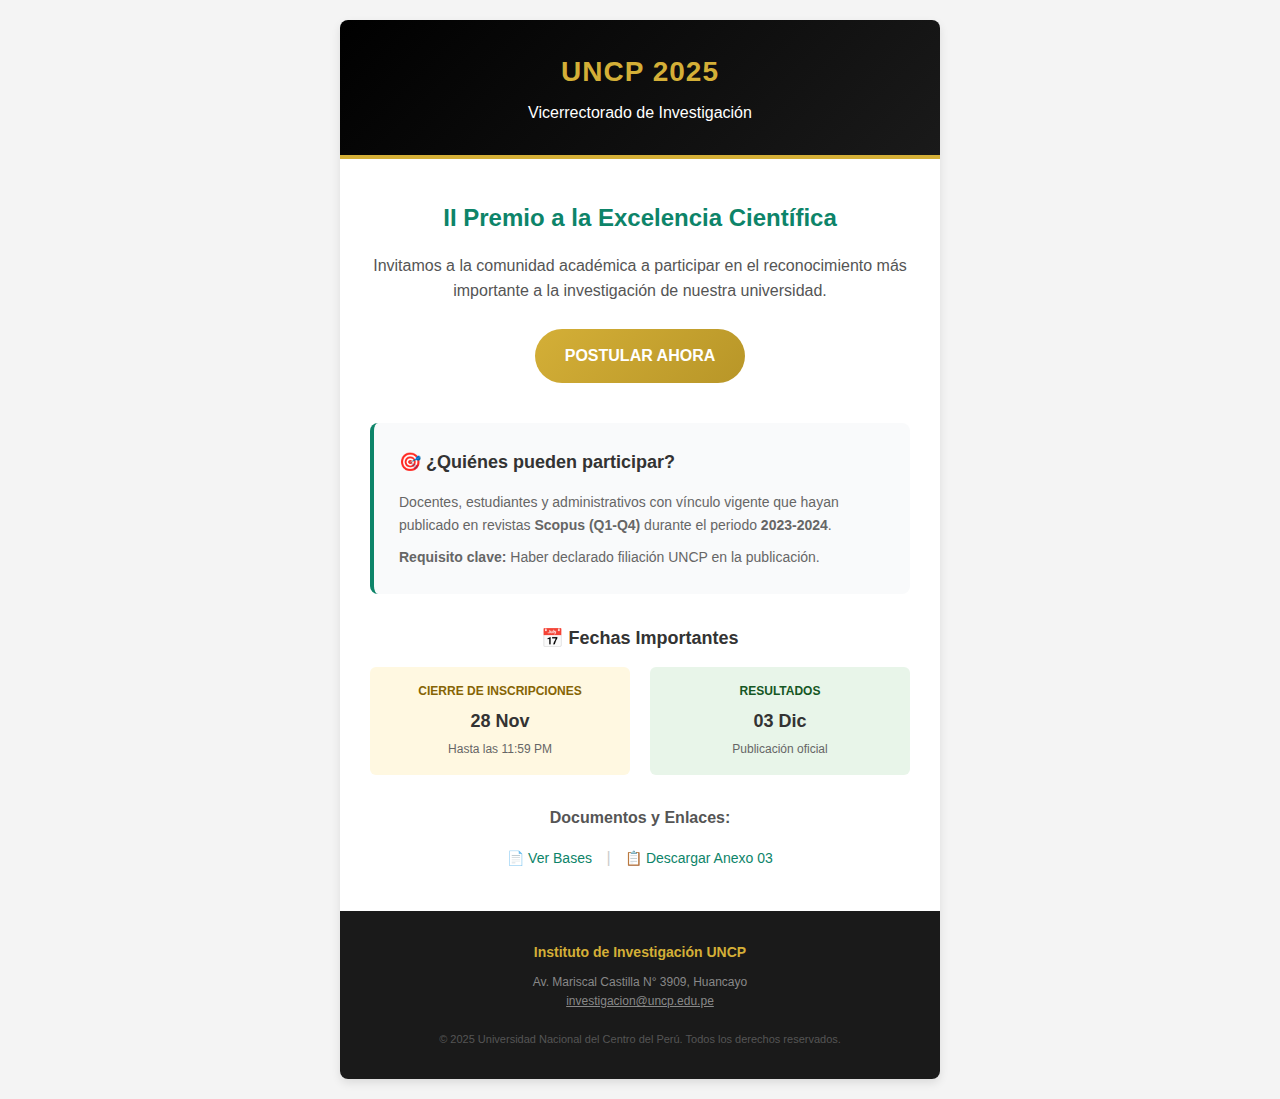
<file: INVITACION_EMAIL_TEMPLATE.html>
<!DOCTYPE html>
<html lang="es">
<head>
    <meta charset="UTF-8">
    <meta name="viewport" content="width=device-width, initial-scale=1.0">
    <title>Invitación Premio Excelencia UNCP 2025</title>
    <style>
        /* Reset básico */
        body, p, h1, h2, h3, h4, h5, h6 { margin: 0; padding: 0; }
        body { font-family: 'Segoe UI', Tahoma, Geneva, Verdana, sans-serif; line-height: 1.6; color: #333333; background-color: #f4f4f4; }
        
        /* Estilos para clientes de correo que soportan media queries */
        @media only screen and (max-width: 600px) {
            .container { width: 100% !important; }
            .column { display: block !important; width: 100% !important; padding-bottom: 20px; }
            .btn { display: block !important; width: auto !important; text-align: center; margin-bottom: 10px; }
        }
    </style>
</head>
<body style="margin: 0; padding: 0; background-color: #f4f4f4;">

    <!-- Contenedor Principal -->
    <table border="0" cellpadding="0" cellspacing="0" width="100%" style="background-color: #f4f4f4; padding: 20px 0;">
        <tr>
            <td align="center">
                <table border="0" cellpadding="0" cellspacing="0" width="600" class="container" style="background-color: #ffffff; border-radius: 8px; overflow: hidden; box-shadow: 0 4px 10px rgba(0,0,0,0.1);">
                    
                    <!-- Header / Cabecera -->
                    <tr>
                        <td align="center" style="background: linear-gradient(135deg, #000000 0%, #1a1a1a 100%); padding: 30px 20px; border-bottom: 4px solid #d4af37;">
                            <h1 style="color: #d4af37; font-size: 28px; font-weight: bold; margin-bottom: 5px; text-transform: uppercase; letter-spacing: 1px;">UNCP 2025</h1>
                            <p style="color: #ffffff; font-size: 16px; margin: 0;">Vicerrectorado de Investigación</p>
                        </td>
                    </tr>

                    <!-- Hero Section / Imagen Principal -->
                    <tr>
                        <td align="center" style="padding: 40px 30px; background-color: #ffffff;">
                            <h2 style="color: #0d8469; font-size: 24px; margin-bottom: 15px; font-weight: 700;">II Premio a la Excelencia Científica</h2>
                            <p style="font-size: 16px; color: #555555; margin-bottom: 25px;">
                                Invitamos a la comunidad académica a participar en el reconocimiento más importante a la investigación de nuestra universidad.
                            </p>
                            
                            <!-- Botón Principal -->
                            <table border="0" cellpadding="0" cellspacing="0">
                                <tr>
                                    <td align="center" style="background: linear-gradient(135deg, #d4af37 0%, #b89628 100%); border-radius: 50px;">
                                        <a href="https://skrvar.github.io/premioExcelForm/form_google_apps_script.html" target="_blank" style="display: inline-block; padding: 14px 30px; color: #ffffff; text-decoration: none; font-weight: bold; font-size: 16px; border-radius: 50px;">
                                            POSTULAR AHORA
                                        </a>
                                    </td>
                                </tr>
                            </table>
                        </td>
                    </tr>

                    <!-- Sección Informativa -->
                    <tr>
                        <td style="padding: 0 30px 30px 30px;">
                            <table border="0" cellpadding="0" cellspacing="0" width="100%">
                                <tr>
                                    <td style="background-color: #f9fafb; padding: 25px; border-radius: 8px; border-left: 4px solid #0d8469;">
                                        <h3 style="color: #333333; font-size: 18px; margin-bottom: 15px;">🎯 ¿Quiénes pueden participar?</h3>
                                        <p style="font-size: 14px; color: #666666; margin-bottom: 10px;">
                                            Docentes, estudiantes y administrativos con vínculo vigente que hayan publicado en revistas <strong>Scopus (Q1-Q4)</strong> durante el periodo <strong>2023-2024</strong>.
                                        </p>
                                        <p style="font-size: 14px; color: #666666; margin: 0;">
                                            <strong>Requisito clave:</strong> Haber declarado filiación UNCP en la publicación.
                                        </p>
                                    </td>
                                </tr>
                            </table>
                        </td>
                    </tr>

                    <!-- Cronograma -->
                    <tr>
                        <td style="padding: 0 30px 30px 30px;">
                            <h3 style="color: #333333; font-size: 18px; margin-bottom: 15px; text-align: center;">📅 Fechas Importantes</h3>
                            <table border="0" cellpadding="0" cellspacing="0" width="100%">
                                <tr>
                                    <td width="50%" valign="top" class="column" style="padding-right: 10px;">
                                        <table border="0" cellpadding="0" cellspacing="0" width="100%" style="background-color: #fff8e1; border-radius: 6px; padding: 15px;">
                                            <tr>
                                                <td align="center">
                                                    <p style="font-size: 12px; color: #856404; font-weight: bold; text-transform: uppercase;">Cierre de Inscripciones</p>
                                                    <p style="font-size: 18px; color: #333333; font-weight: bold; margin: 5px 0;">28 Nov</p>
                                                    <p style="font-size: 12px; color: #666666;">Hasta las 11:59 PM</p>
                                                </td>
                                            </tr>
                                        </table>
                                    </td>
                                    <td width="50%" valign="top" class="column" style="padding-left: 10px;">
                                        <table border="0" cellpadding="0" cellspacing="0" width="100%" style="background-color: #e8f5e9; border-radius: 6px; padding: 15px;">
                                            <tr>
                                                <td align="center">
                                                    <p style="font-size: 12px; color: #155724; font-weight: bold; text-transform: uppercase;">Resultados</p>
                                                    <p style="font-size: 18px; color: #333333; font-weight: bold; margin: 5px 0;">03 Dic</p>
                                                    <p style="font-size: 12px; color: #666666;">Publicación oficial</p>
                                                </td>
                                            </tr>
                                        </table>
                                    </td>
                                </tr>
                            </table>
                        </td>
                    </tr>

                    <!-- Enlaces Rápidos -->
                    <tr>
                        <td style="padding: 0 30px 40px 30px; text-align: center;">
                            <p style="margin-bottom: 15px; font-weight: bold; color: #555;">Documentos y Enlaces:</p>
                            <a href="https://skrvar.github.io/premioExcelForm/recursos/BasesPrmExcelencia.pdf" style="color: #0d8469; text-decoration: none; margin: 0 10px; font-size: 14px;">📄 Ver Bases</a>
                            <span style="color: #cccccc;">|</span>
                            <a href="https://skrvar.github.io/premioExcelForm/recursos/anexoIII_prmExcelencia.docx" style="color: #0d8469; text-decoration: none; margin: 0 10px; font-size: 14px;">📋 Descargar Anexo 03</a>
                        </td>
                    </tr>

                    <!-- Footer -->
                    <tr>
                        <td style="background-color: #1a1a1a; padding: 30px; text-align: center;">
                            <p style="color: #d4af37; font-size: 14px; font-weight: bold; margin-bottom: 10px;">Instituto de Investigación UNCP</p>
                            <p style="color: #888888; font-size: 12px; margin-bottom: 20px;">
                                Av. Mariscal Castilla N° 3909, Huancayo<br>
                                <a href="mailto:investigacion@uncp.edu.pe" style="color: #888888; text-decoration: underline;">investigacion@uncp.edu.pe</a>
                            </p>
                            <p style="color: #555555; font-size: 11px;">
                                © 2025 Universidad Nacional del Centro del Perú. Todos los derechos reservados.
                            </p>
                        </td>
                    </tr>

                </table>
            </td>
        </tr>
    </table>

</body>
</html>
</file>
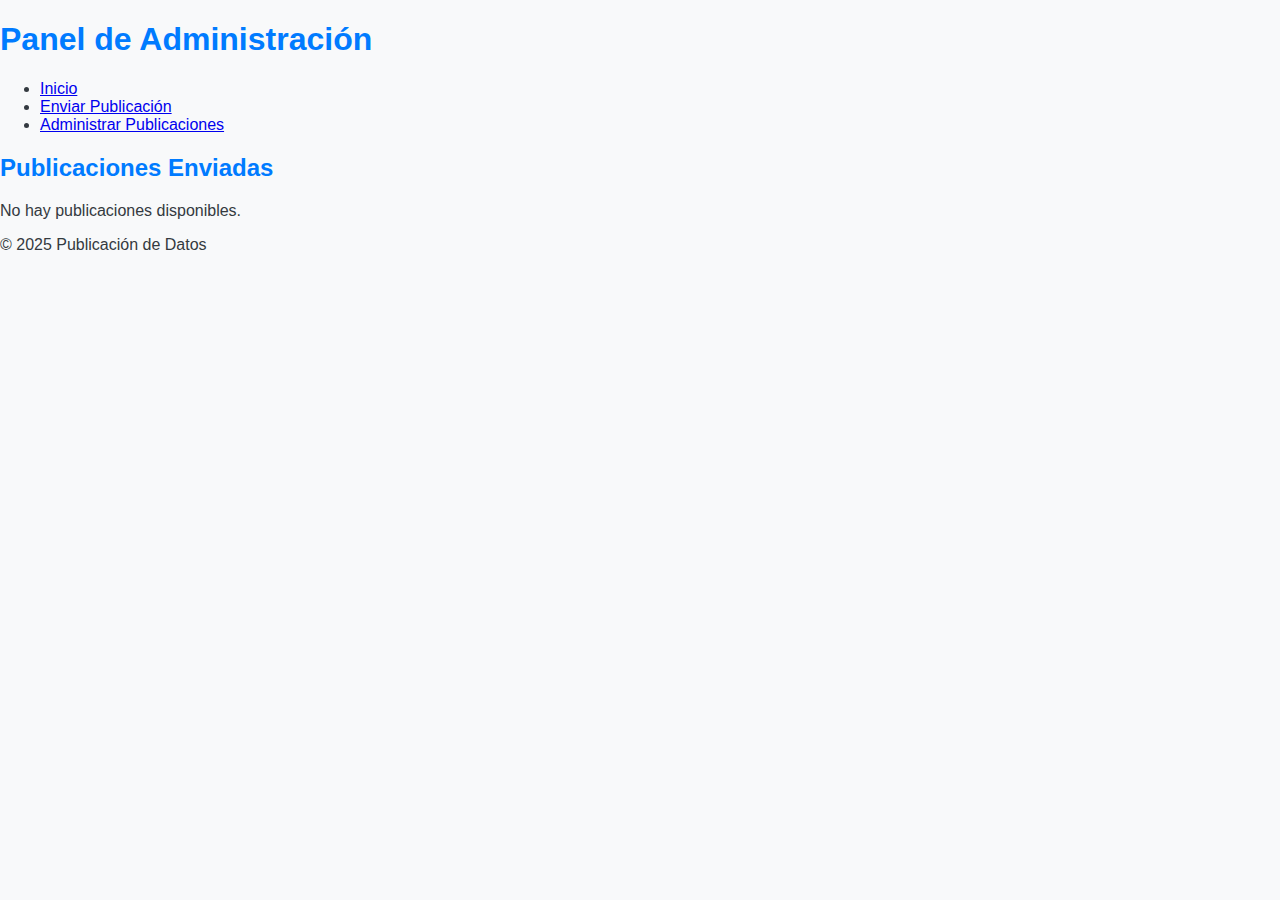
<file: publication-submission-app/src/admin.html>
<!DOCTYPE html>
<html lang="es">
<head>
    <meta charset="UTF-8">
    <meta name="viewport" content="width=device-width, initial-scale=1.0">
    <title>Administración de Publicaciones</title>
    <link rel="stylesheet" href="css/styles.css">
    <script src="js/admin.js" defer></script>
</head>
<body>
    <header>
        <h1>Panel de Administración</h1>
        <nav>
            <ul>
                <li><a href="index.html">Inicio</a></li>
                <li><a href="form.html">Enviar Publicación</a></li>
                <li><a href="admin.html">Administrar Publicaciones</a></li>
            </ul>
        </nav>
    </header>

    <main>
        <section id="publications">
            <h2>Publicaciones Enviadas</h2>
            <div id="publication-list">
                <p>No hay publicaciones disponibles.</p>
            </div>
        </section>
    </main>

    <footer>
        <p>&copy; 2025 Publicación de Datos</p>
    </footer>
</body>
</html>
</file>
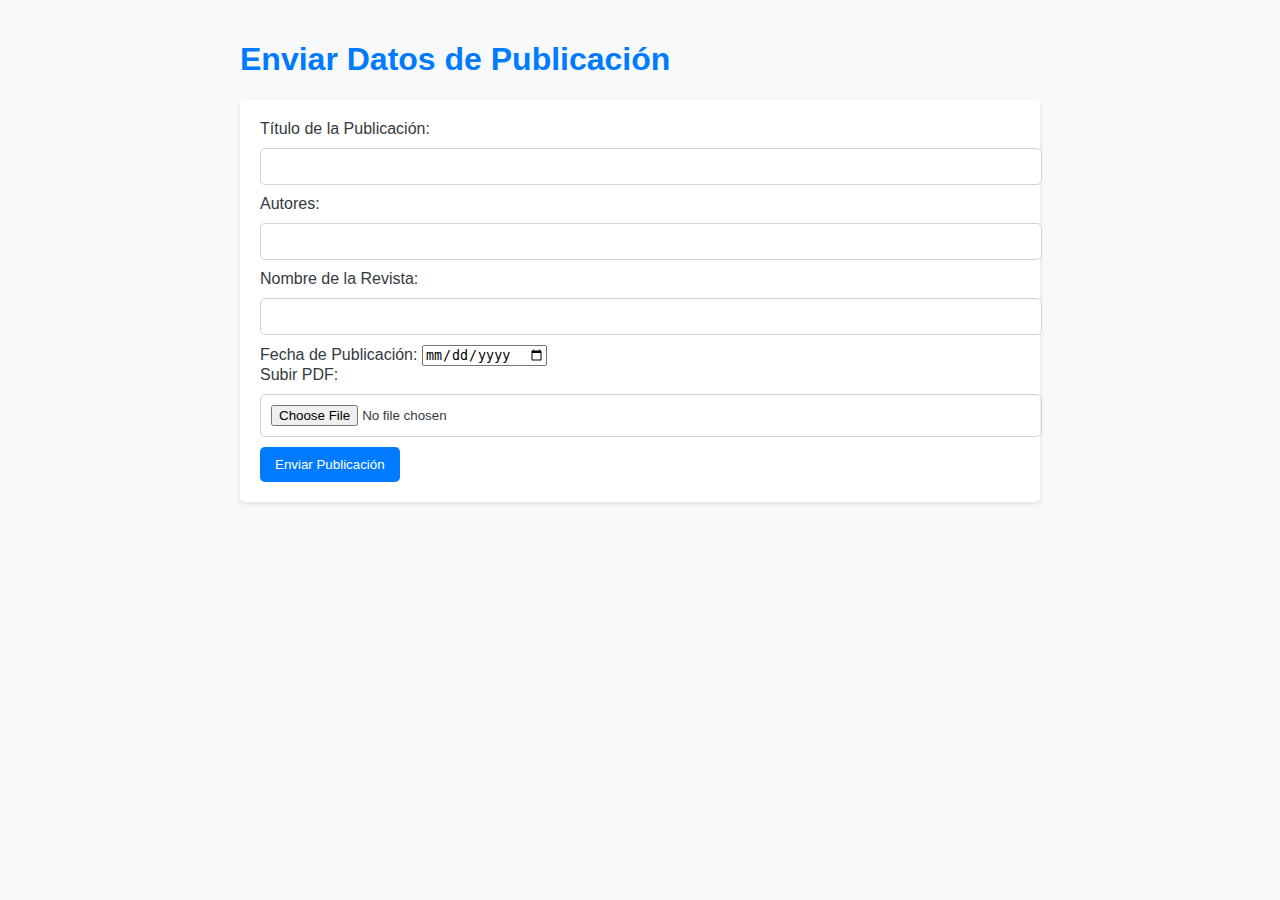
<file: publication-submission-app/src/form.html>
<!DOCTYPE html>
<html lang="es">
<head>
    <meta charset="UTF-8">
    <meta name="viewport" content="width=device-width, initial-scale=1.0">
    <title>Formulario de Envío de Publicaciones</title>
    <link rel="stylesheet" href="css/styles.css">
</head>
<body>
    <div class="container">
        <h1>Enviar Datos de Publicación</h1>
        <form id="publicationForm" enctype="multipart/form-data">
            <div class="form-group">
                <label for="title">Título de la Publicación:</label>
                <input type="text" id="title" name="title" required>
            </div>
            <div class="form-group">
                <label for="authors">Autores:</label>
                <input type="text" id="authors" name="authors" required>
            </div>
            <div class="form-group">
                <label for="journal">Nombre de la Revista:</label>
                <input type="text" id="journal" name="journal" required>
            </div>
            <div class="form-group">
                <label for="publicationDate">Fecha de Publicación:</label>
                <input type="date" id="publicationDate" name="publicationDate" required>
            </div>
            <div class="form-group">
                <label for="pdfUpload">Subir PDF:</label>
                <input type="file" id="pdfUpload" name="pdfUpload" accept="application/pdf" required>
            </div>
            <button type="submit">Enviar Publicación</button>
        </form>
        <div id="message" class="message"></div>
    </div>
    <script src="js/form-handler.js"></script>
</body>
</html>
</file>
<file: publication-submission-app/src/css/styles.css>
body {
    font-family: 'Arial', sans-serif;
    background-color: #f8f9fa;
    color: #343a40;
    margin: 0;
    padding: 0;
}

.container {
    max-width: 800px;
    margin: 0 auto;
    padding: 20px;
}

h1, h2, h3 {
    color: #007bff;
}

form {
    background-color: #ffffff;
    padding: 20px;
    border-radius: 5px;
    box-shadow: 0 2px 5px rgba(0, 0, 0, 0.1);
}

input[type="text"],
input[type="email"],
input[type="file"],
textarea {
    width: 100%;
    padding: 10px;
    margin: 10px 0;
    border: 1px solid #ced4da;
    border-radius: 5px;
    transition: border-color 0.3s;
}

input[type="text"]:focus,
input[type="email"]:focus,
textarea:focus {
    border-color: #007bff;
    outline: none;
}

button {
    background-color: #007bff;
    color: white;
    padding: 10px 15px;
    border: none;
    border-radius: 5px;
    cursor: pointer;
    transition: background-color 0.3s;
}

button:hover {
    background-color: #0056b3;
}

.error {
    color: #dc3545;
    margin-top: 10px;
}

.success {
    color: #28a745;
    margin-top: 10px;
}
</file>
<file: INSTRUCCIONES_FIREBASE_files/libs/quarto-html/tippy.css>
.tippy-box[data-animation=fade][data-state=hidden]{opacity:0}[data-tippy-root]{max-width:calc(100vw - 10px)}.tippy-box{position:relative;background-color:#333;color:#fff;border-radius:4px;font-size:14px;line-height:1.4;white-space:normal;outline:0;transition-property:transform,visibility,opacity}.tippy-box[data-placement^=top]>.tippy-arrow{bottom:0}.tippy-box[data-placement^=top]>.tippy-arrow:before{bottom:-7px;left:0;border-width:8px 8px 0;border-top-color:initial;transform-origin:center top}.tippy-box[data-placement^=bottom]>.tippy-arrow{top:0}.tippy-box[data-placement^=bottom]>.tippy-arrow:before{top:-7px;left:0;border-width:0 8px 8px;border-bottom-color:initial;transform-origin:center bottom}.tippy-box[data-placement^=left]>.tippy-arrow{right:0}.tippy-box[data-placement^=left]>.tippy-arrow:before{border-width:8px 0 8px 8px;border-left-color:initial;right:-7px;transform-origin:center left}.tippy-box[data-placement^=right]>.tippy-arrow{left:0}.tippy-box[data-placement^=right]>.tippy-arrow:before{left:-7px;border-width:8px 8px 8px 0;border-right-color:initial;transform-origin:center right}.tippy-box[data-inertia][data-state=visible]{transition-timing-function:cubic-bezier(.54,1.5,.38,1.11)}.tippy-arrow{width:16px;height:16px;color:#333}.tippy-arrow:before{content:"";position:absolute;border-color:transparent;border-style:solid}.tippy-content{position:relative;padding:5px 9px;z-index:1}
</file>
<file: INSTRUCCIONES_FIREBASE_files/libs/quarto-html/quarto-syntax-highlighting-37eea08aefeeee20ff55810ff984fec1.css>
/* quarto syntax highlight colors */
:root {
  --quarto-hl-ot-color: #003B4F;
  --quarto-hl-at-color: #657422;
  --quarto-hl-ss-color: #20794D;
  --quarto-hl-an-color: #5E5E5E;
  --quarto-hl-fu-color: #4758AB;
  --quarto-hl-st-color: #20794D;
  --quarto-hl-cf-color: #003B4F;
  --quarto-hl-op-color: #5E5E5E;
  --quarto-hl-er-color: #AD0000;
  --quarto-hl-bn-color: #AD0000;
  --quarto-hl-al-color: #AD0000;
  --quarto-hl-va-color: #111111;
  --quarto-hl-bu-color: inherit;
  --quarto-hl-ex-color: inherit;
  --quarto-hl-pp-color: #AD0000;
  --quarto-hl-in-color: #5E5E5E;
  --quarto-hl-vs-color: #20794D;
  --quarto-hl-wa-color: #5E5E5E;
  --quarto-hl-do-color: #5E5E5E;
  --quarto-hl-im-color: #00769E;
  --quarto-hl-ch-color: #20794D;
  --quarto-hl-dt-color: #AD0000;
  --quarto-hl-fl-color: #AD0000;
  --quarto-hl-co-color: #5E5E5E;
  --quarto-hl-cv-color: #5E5E5E;
  --quarto-hl-cn-color: #8f5902;
  --quarto-hl-sc-color: #5E5E5E;
  --quarto-hl-dv-color: #AD0000;
  --quarto-hl-kw-color: #003B4F;
}

/* other quarto variables */
:root {
  --quarto-font-monospace: SFMono-Regular, Menlo, Monaco, Consolas, "Liberation Mono", "Courier New", monospace;
}

/* syntax highlight based on Pandoc's rules */
pre > code.sourceCode > span {
  color: #003B4F;
}

code.sourceCode > span {
  color: #003B4F;
}

div.sourceCode,
div.sourceCode pre.sourceCode {
  color: #003B4F;
}

/* Normal */
code span {
  color: #003B4F;
}

/* Alert */
code span.al {
  color: #AD0000;
  font-style: inherit;
}

/* Annotation */
code span.an {
  color: #5E5E5E;
  font-style: inherit;
}

/* Attribute */
code span.at {
  color: #657422;
  font-style: inherit;
}

/* BaseN */
code span.bn {
  color: #AD0000;
  font-style: inherit;
}

/* BuiltIn */
code span.bu {
  font-style: inherit;
}

/* ControlFlow */
code span.cf {
  color: #003B4F;
  font-weight: bold;
  font-style: inherit;
}

/* Char */
code span.ch {
  color: #20794D;
  font-style: inherit;
}

/* Constant */
code span.cn {
  color: #8f5902;
  font-style: inherit;
}

/* Comment */
code span.co {
  color: #5E5E5E;
  font-style: inherit;
}

/* CommentVar */
code span.cv {
  color: #5E5E5E;
  font-style: italic;
}

/* Documentation */
code span.do {
  color: #5E5E5E;
  font-style: italic;
}

/* DataType */
code span.dt {
  color: #AD0000;
  font-style: inherit;
}

/* DecVal */
code span.dv {
  color: #AD0000;
  font-style: inherit;
}

/* Error */
code span.er {
  color: #AD0000;
  font-style: inherit;
}

/* Extension */
code span.ex {
  font-style: inherit;
}

/* Float */
code span.fl {
  color: #AD0000;
  font-style: inherit;
}

/* Function */
code span.fu {
  color: #4758AB;
  font-style: inherit;
}

/* Import */
code span.im {
  color: #00769E;
  font-style: inherit;
}

/* Information */
code span.in {
  color: #5E5E5E;
  font-style: inherit;
}

/* Keyword */
code span.kw {
  color: #003B4F;
  font-weight: bold;
  font-style: inherit;
}

/* Operator */
code span.op {
  color: #5E5E5E;
  font-style: inherit;
}

/* Other */
code span.ot {
  color: #003B4F;
  font-style: inherit;
}

/* Preprocessor */
code span.pp {
  color: #AD0000;
  font-style: inherit;
}

/* SpecialChar */
code span.sc {
  color: #5E5E5E;
  font-style: inherit;
}

/* SpecialString */
code span.ss {
  color: #20794D;
  font-style: inherit;
}

/* String */
code span.st {
  color: #20794D;
  font-style: inherit;
}

/* Variable */
code span.va {
  color: #111111;
  font-style: inherit;
}

/* VerbatimString */
code span.vs {
  color: #20794D;
  font-style: inherit;
}

/* Warning */
code span.wa {
  color: #5E5E5E;
  font-style: italic;
}

.prevent-inlining {
  content: "</";
}

/*# sourceMappingURL=27d3d809615f7771493d095567f04340.css.map */
</file>
